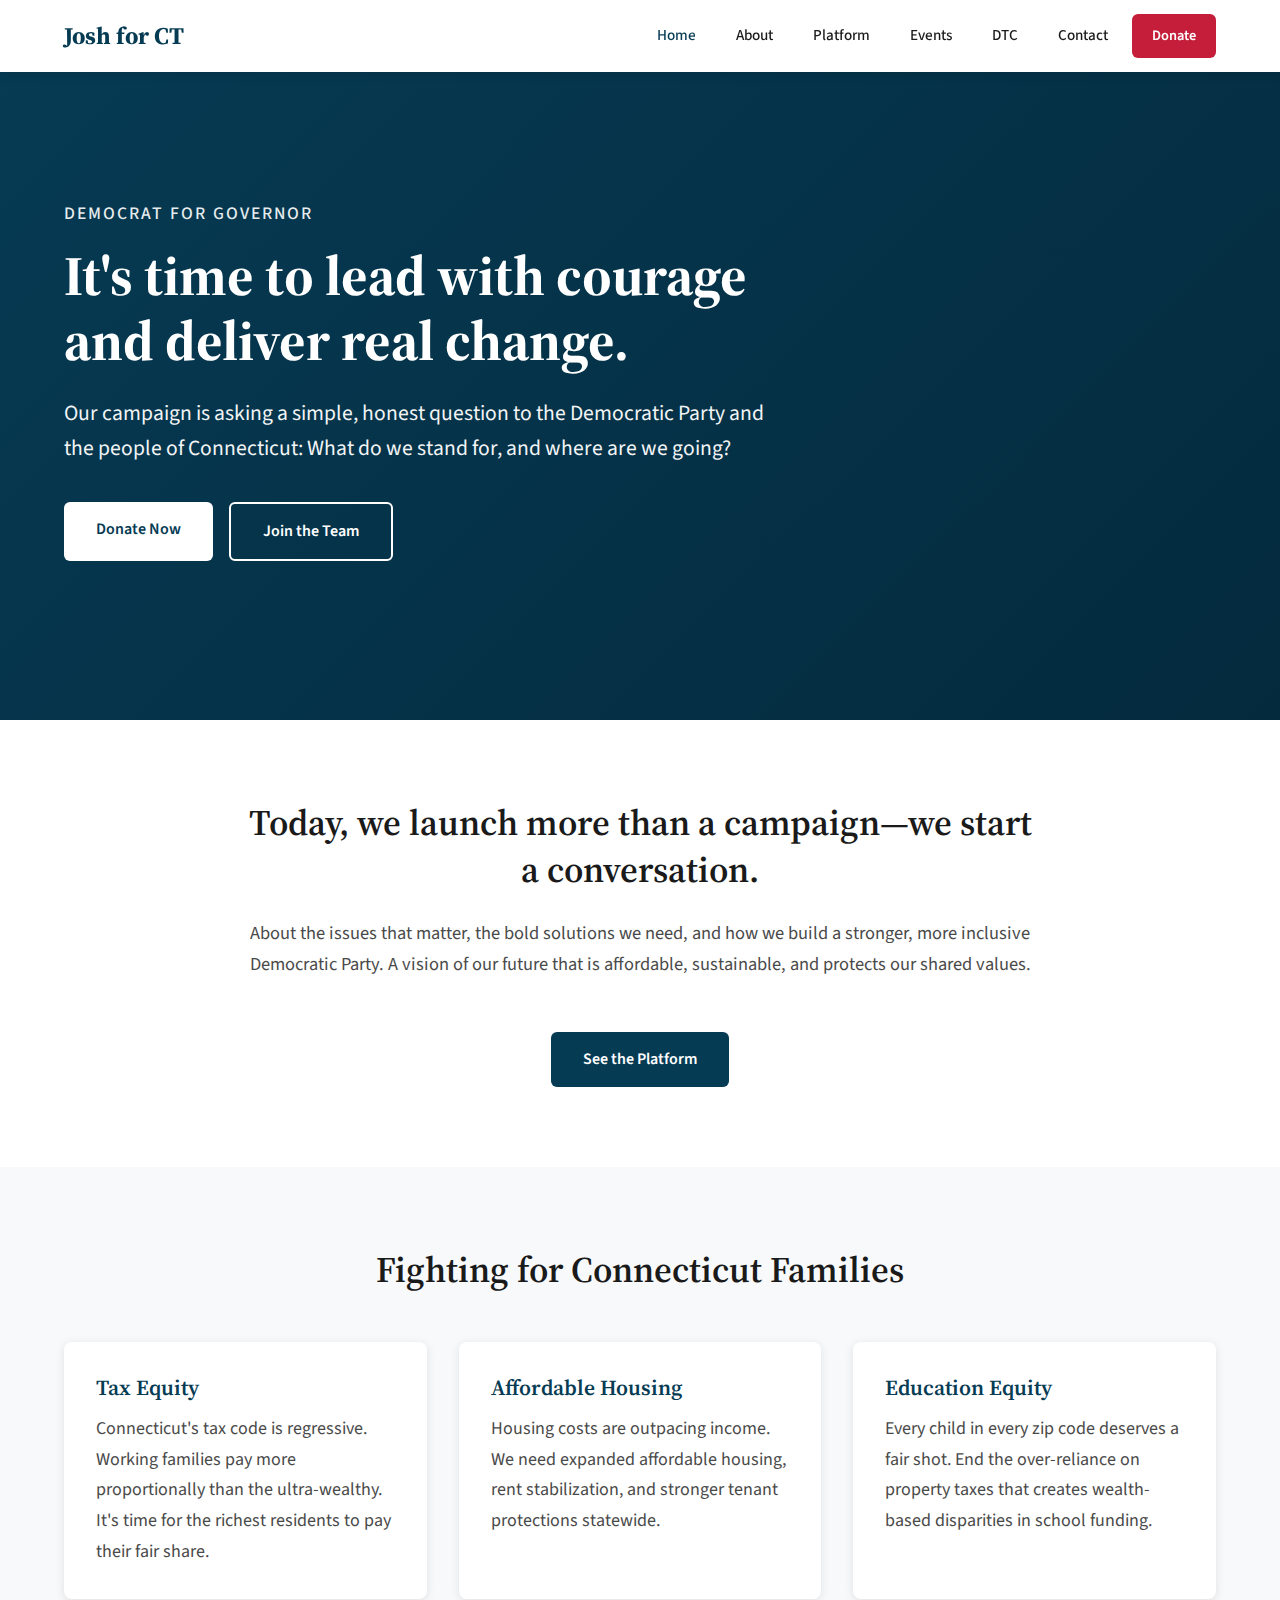
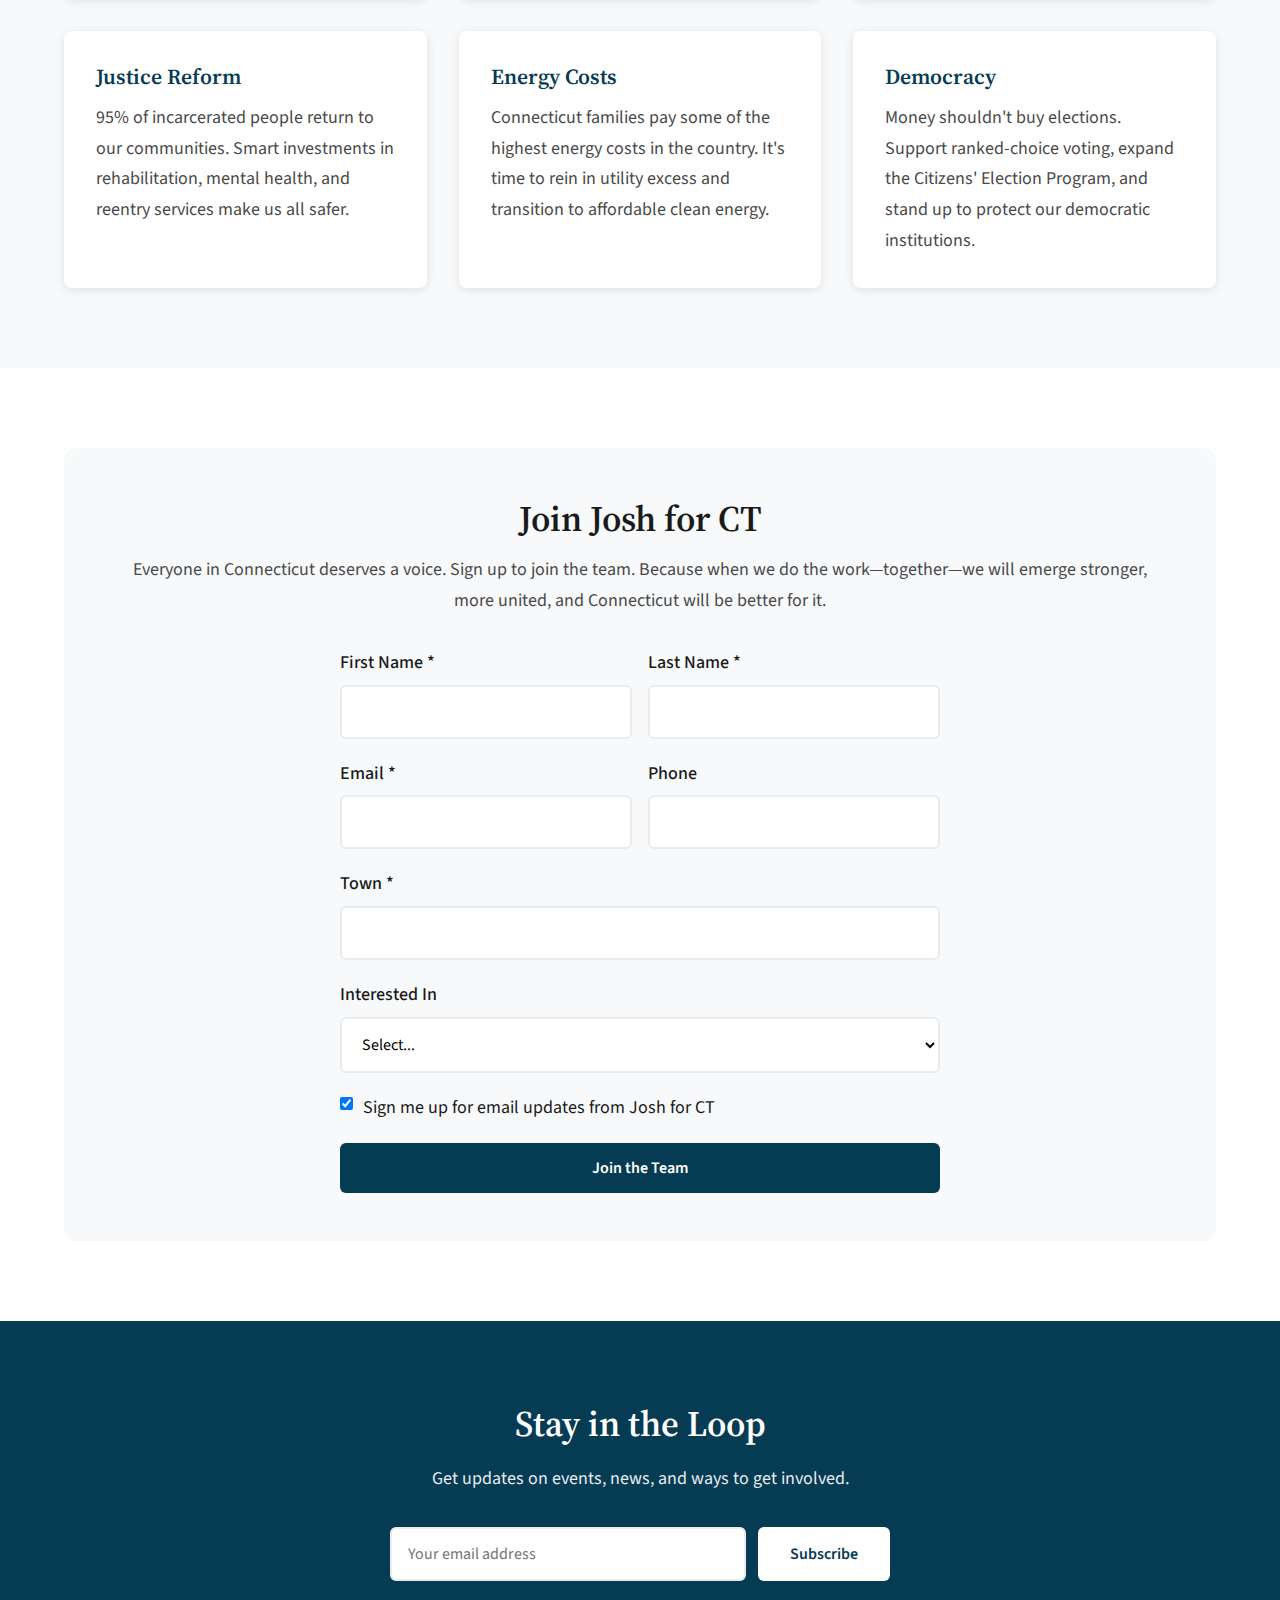
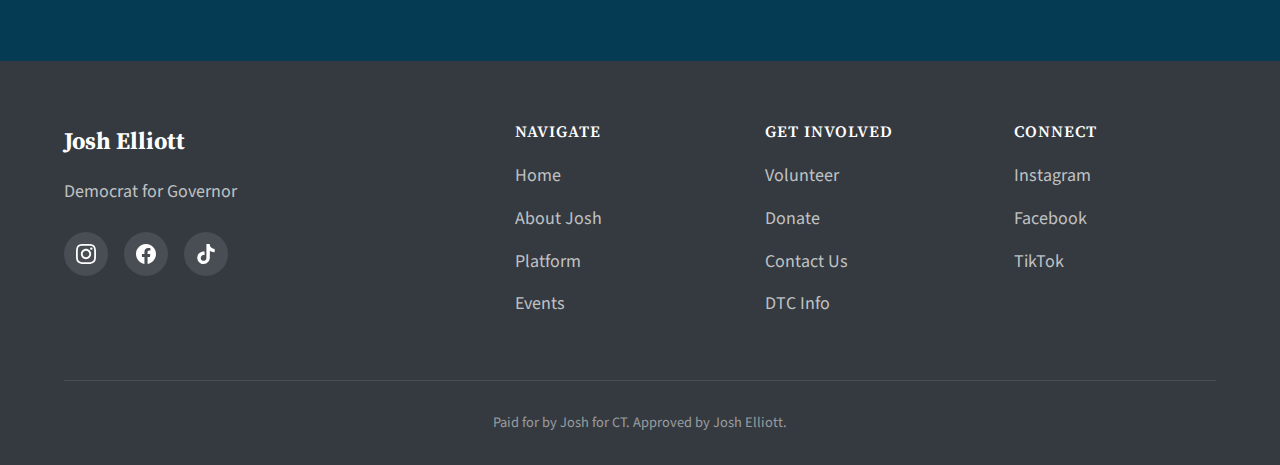
<file: index.html>
<!DOCTYPE html>
<html lang="en">
<head>
  <meta charset="UTF-8">
  <meta name="viewport" content="width=device-width, initial-scale=1.0">
  <meta name="description" content="Josh Elliott for Governor of Connecticut. Fighting for tax fairness, affordable housing, and a government that works for working families.">
  <title>Josh Elliott for Governor | Josh for CT</title>
  
  <!-- Fonts -->
  <link rel="preconnect" href="https://fonts.googleapis.com">
  <link rel="preconnect" href="https://fonts.gstatic.com" crossorigin>
  <link href="https://fonts.googleapis.com/css2?family=Source+Sans+3:wght@400;500;600;700&family=Source+Serif+4:wght@400;600;700&display=swap" rel="stylesheet">
  
  <!-- Styles -->
  <link rel="stylesheet" href="css/style.css">
  
  <!-- Favicon (update with your actual favicon) -->
  <link rel="icon" type="image/png" href="images/favicon.png">
</head>
<body>

  <!-- Header -->
  <header class="header">
    <div class="container header__inner">
      <a href="index.html" class="header__logo">Josh for CT</a>
      
      <nav class="nav" id="nav">
        <a href="index.html" class="nav__link nav__link--active">Home</a>
        <a href="about.html" class="nav__link">About</a>
        <a href="platform.html" class="nav__link">Platform</a>
        <a href="events.html" class="nav__link">Events</a>
        <a href="dtc.html" class="nav__link">DTC</a>
        <a href="contact.html" class="nav__link">Contact</a>
        <a href="https://secure.anedot.com/josh-for-ct/donate" class="btn btn--accent btn--sm">Donate</a>
      </nav>
      
      <button class="nav-toggle" id="nav-toggle" aria-label="Toggle navigation">
        <span class="nav-toggle__bar"></span>
        <span class="nav-toggle__bar"></span>
        <span class="nav-toggle__bar"></span>
      </button>
    </div>
  </header>

  <!-- Hero Section -->
  <section class="hero">
    <div class="container">
      <div class="hero__content">
        <p class="hero__tagline">Democrat for Governor</p>
        <h1 class="hero__title">It's time to lead with courage and deliver real change.</h1>
        <p class="hero__subtitle">Our campaign is asking a simple, honest question to the Democratic Party and the people of Connecticut: What do we stand for, and where are we going?</p>
        <div class="hero__buttons">
          <a href="https://secure.anedot.com/josh-for-ct/donate" class="btn btn--white">Donate Now</a>
          <a href="#join" class="btn btn--outline" style="border-color: white; color: white;">Join the Team</a>
        </div>
      </div>
    </div>
  </section>

  <!-- Intro Section -->
  <section class="section">
    <div class="container">
      <div class="text-center" style="max-width: 800px; margin: 0 auto;">
        <h2 class="mb-3">Today, we launch more than a campaign—we start a conversation.</h2>
        <p style="font-size: 1.15rem; color: var(--text-light);">About the issues that matter, the bold solutions we need, and how we build a stronger, more inclusive Democratic Party. A vision of our future that is affordable, sustainable, and protects our shared values.</p>
        <a href="platform.html" class="btn btn--primary mt-4">See the Platform</a>
      </div>
    </div>
  </section>

  <!-- Key Issues -->
  <section class="section section--alt">
    <div class="container">
      <h2 class="text-center mb-5">Fighting for Connecticut Families</h2>
      <div class="card-grid">
        <div class="card">
          <h3 class="card__title">Tax Equity</h3>
          <p class="card__text">Connecticut's tax code is regressive. Working families pay more proportionally than the ultra-wealthy. It's time for the richest residents to pay their fair share.</p>
        </div>
        <div class="card">
          <h3 class="card__title">Affordable Housing</h3>
          <p class="card__text">Housing costs are outpacing income. We need expanded affordable housing, rent stabilization, and stronger tenant protections statewide.</p>
        </div>
        <div class="card">
          <h3 class="card__title">Education Equity</h3>
          <p class="card__text">Every child in every zip code deserves a fair shot. End the over-reliance on property taxes that creates wealth-based disparities in school funding.</p>
        </div>
        <div class="card">
          <h3 class="card__title">Justice Reform</h3>
          <p class="card__text">95% of incarcerated people return to our communities. Smart investments in rehabilitation, mental health, and reentry services make us all safer.</p>
        </div>
        <div class="card">
          <h3 class="card__title">Energy Costs</h3>
          <p class="card__text">Connecticut families pay some of the highest energy costs in the country. It's time to rein in utility excess and transition to affordable clean energy.</p>
        </div>
        <div class="card">
          <h3 class="card__title">Democracy</h3>
          <p class="card__text">Money shouldn't buy elections. Support ranked-choice voting, expand the Citizens' Election Program, and stand up to protect our democratic institutions.</p>
        </div>
      </div>
    </div>
  </section>

  <!-- Join Section -->
  <section class="section" id="join">
    <div class="container">
      <div class="signup-box">
        <h2 class="signup-box__title">Join Josh for CT</h2>
        <p class="signup-box__text">Everyone in Connecticut deserves a voice. Sign up to join the team. Because when we do the work—together—we will emerge stronger, more united, and Connecticut will be better for it.</p>
        
        <form class="form form--centered" action="https://formspree.io/f/YOUR_FORM_ID" method="POST">
          <div class="form__row">
            <div class="form__group">
              <label class="form__label" for="firstName">First Name *</label>
              <input type="text" id="firstName" name="firstName" class="form__input" required>
            </div>
            <div class="form__group">
              <label class="form__label" for="lastName">Last Name *</label>
              <input type="text" id="lastName" name="lastName" class="form__input" required>
            </div>
          </div>
          <div class="form__row">
            <div class="form__group">
              <label class="form__label" for="email">Email *</label>
              <input type="email" id="email" name="email" class="form__input" required>
            </div>
            <div class="form__group">
              <label class="form__label" for="phone">Phone</label>
              <input type="tel" id="phone" name="phone" class="form__input">
            </div>
          </div>
          <div class="form__group">
            <label class="form__label" for="town">Town *</label>
            <input type="text" id="town" name="town" class="form__input" required>
          </div>
          <div class="form__group">
            <label class="form__label" for="interests">Interested In</label>
            <select id="interests" name="interests" class="form__select">
              <option value="">Select...</option>
              <option value="volunteering">Volunteering</option>
              <option value="events">Attending Events</option>
              <option value="hosting">Hosting an Event</option>
              <option value="updates">Email Updates Only</option>
            </select>
          </div>
          <div class="form__group">
            <div class="form__checkbox-group">
              <input type="checkbox" id="emailUpdates" name="emailUpdates" class="form__checkbox" checked>
              <label for="emailUpdates">Sign me up for email updates from Josh for CT</label>
            </div>
          </div>
          <button type="submit" class="btn btn--primary" style="width: 100%;">Join the Team</button>
        </form>
      </div>
    </div>
  </section>

  <!-- Email Signup Banner -->
  <section class="section section--dark">
    <div class="container text-center">
      <h2 class="mb-2">Stay in the Loop</h2>
      <p class="mb-4" style="opacity: 0.9;">Get updates on events, news, and ways to get involved.</p>
      <form class="form form--centered" action="https://formspree.io/f/YOUR_FORM_ID" method="POST" style="display: flex; gap: 12px; justify-content: center; flex-wrap: wrap; max-width: 500px;">
        <input type="email" name="email" placeholder="Your email address" class="form__input" style="flex: 1; min-width: 250px;" required>
        <button type="submit" class="btn btn--white">Subscribe</button>
      </form>
    </div>
  </section>

  <!-- Footer -->
  <footer class="footer">
    <div class="container">
      <div class="footer__grid">
        <div>
          <div class="footer__brand">Josh Elliott</div>
          <p class="footer__tagline">Democrat for Governor</p>
          <div class="footer__social">
            <a href="https://www.instagram.com/joshforct/" aria-label="Instagram">
              <svg width="20" height="20" fill="currentColor" viewBox="0 0 24 24"><path d="M12 2.163c3.204 0 3.584.012 4.85.07 3.252.148 4.771 1.691 4.919 4.919.058 1.265.069 1.645.069 4.849 0 3.205-.012 3.584-.069 4.849-.149 3.225-1.664 4.771-4.919 4.919-1.266.058-1.644.07-4.85.07-3.204 0-3.584-.012-4.849-.07-3.26-.149-4.771-1.699-4.919-4.92-.058-1.265-.07-1.644-.07-4.849 0-3.204.013-3.583.07-4.849.149-3.227 1.664-4.771 4.919-4.919 1.266-.057 1.645-.069 4.849-.069zm0-2.163c-3.259 0-3.667.014-4.947.072-4.358.2-6.78 2.618-6.98 6.98-.059 1.281-.073 1.689-.073 4.948 0 3.259.014 3.668.072 4.948.2 4.358 2.618 6.78 6.98 6.98 1.281.058 1.689.072 4.948.072 3.259 0 3.668-.014 4.948-.072 4.354-.2 6.782-2.618 6.979-6.98.059-1.28.073-1.689.073-4.948 0-3.259-.014-3.667-.072-4.947-.196-4.354-2.617-6.78-6.979-6.98-1.281-.059-1.69-.073-4.949-.073zm0 5.838c-3.403 0-6.162 2.759-6.162 6.162s2.759 6.163 6.162 6.163 6.162-2.759 6.162-6.163c0-3.403-2.759-6.162-6.162-6.162zm0 10.162c-2.209 0-4-1.79-4-4 0-2.209 1.791-4 4-4s4 1.791 4 4c0 2.21-1.791 4-4 4zm6.406-11.845c-.796 0-1.441.645-1.441 1.44s.645 1.44 1.441 1.44c.795 0 1.439-.645 1.439-1.44s-.644-1.44-1.439-1.44z"/></svg>
            </a>
            <a href="https://www.facebook.com/Josh4ct" aria-label="Facebook">
              <svg width="20" height="20" fill="currentColor" viewBox="0 0 24 24"><path d="M24 12.073c0-6.627-5.373-12-12-12s-12 5.373-12 12c0 5.99 4.388 10.954 10.125 11.854v-8.385H7.078v-3.47h3.047V9.43c0-3.007 1.792-4.669 4.533-4.669 1.312 0 2.686.235 2.686.235v2.953H15.83c-1.491 0-1.956.925-1.956 1.874v2.25h3.328l-.532 3.47h-2.796v8.385C19.612 23.027 24 18.062 24 12.073z"/></svg>
            </a>
            <a href="https://www.tiktok.com/@Joshuaelliott829" aria-label="TikTok">
              <svg width="20" height="20" fill="currentColor" viewBox="0 0 24 24"><path d="M12.525.02c1.31-.02 2.61-.01 3.91-.02.08 1.53.63 3.09 1.75 4.17 1.12 1.11 2.7 1.62 4.24 1.79v4.03c-1.44-.05-2.89-.35-4.2-.97-.57-.26-1.1-.59-1.62-.93-.01 2.92.01 5.84-.02 8.75-.08 1.4-.54 2.79-1.35 3.94-1.31 1.92-3.58 3.17-5.91 3.21-1.43.08-2.86-.31-4.08-1.03-2.02-1.19-3.44-3.37-3.65-5.71-.02-.5-.03-1-.01-1.49.18-1.9 1.12-3.72 2.58-4.96 1.66-1.44 3.98-2.13 6.15-1.72.02 1.48-.04 2.96-.04 4.44-.99-.32-2.15-.23-3.02.37-.63.41-1.11 1.04-1.36 1.75-.21.51-.15 1.07-.14 1.61.24 1.64 1.82 3.02 3.5 2.87 1.12-.01 2.19-.66 2.77-1.61.19-.33.4-.67.41-1.06.1-1.79.06-3.57.07-5.36.01-4.03-.01-8.05.02-12.07z"/></svg>
            </a>
          </div>
        </div>
        <div>
          <h4 class="footer__title">Navigate</h4>
          <ul class="footer__links">
            <li><a href="index.html">Home</a></li>
            <li><a href="about.html">About Josh</a></li>
            <li><a href="platform.html">Platform</a></li>
            <li><a href="events.html">Events</a></li>
          </ul>
        </div>
        <div>
          <h4 class="footer__title">Get Involved</h4>
          <ul class="footer__links">
            <li><a href="#join">Volunteer</a></li>
            <li><a href="https://secure.anedot.com/josh-for-ct/donate">Donate</a></li>
            <li><a href="contact.html">Contact Us</a></li>
            <li><a href="dtc.html">DTC Info</a></li>
          </ul>
        </div>
        <div>
          <h4 class="footer__title">Connect</h4>
          <ul class="footer__links">
            <li><a href="https://www.instagram.com/joshforct/">Instagram</a></li>
            <li><a href="https://www.facebook.com/Josh4ct">Facebook</a></li>
            <li><a href="https://www.tiktok.com/@Joshuaelliott829">TikTok</a></li>
          </ul>
        </div>
      </div>
      <div class="footer__bottom">
        <p>Paid for by Josh for CT. Approved by Josh Elliott.</p>
      </div>
    </div>
  </footer>

  <!-- Mobile Nav Script -->
  <script>
    const navToggle = document.getElementById('nav-toggle');
    const nav = document.getElementById('nav');
    
    navToggle.addEventListener('click', () => {
      nav.classList.toggle('active');
    });
    
    // Close nav when clicking a link (mobile)
    document.querySelectorAll('.nav__link').forEach(link => {
      link.addEventListener('click', () => {
        nav.classList.remove('active');
      });
    });
  </script>

</body>
</html>
</file>
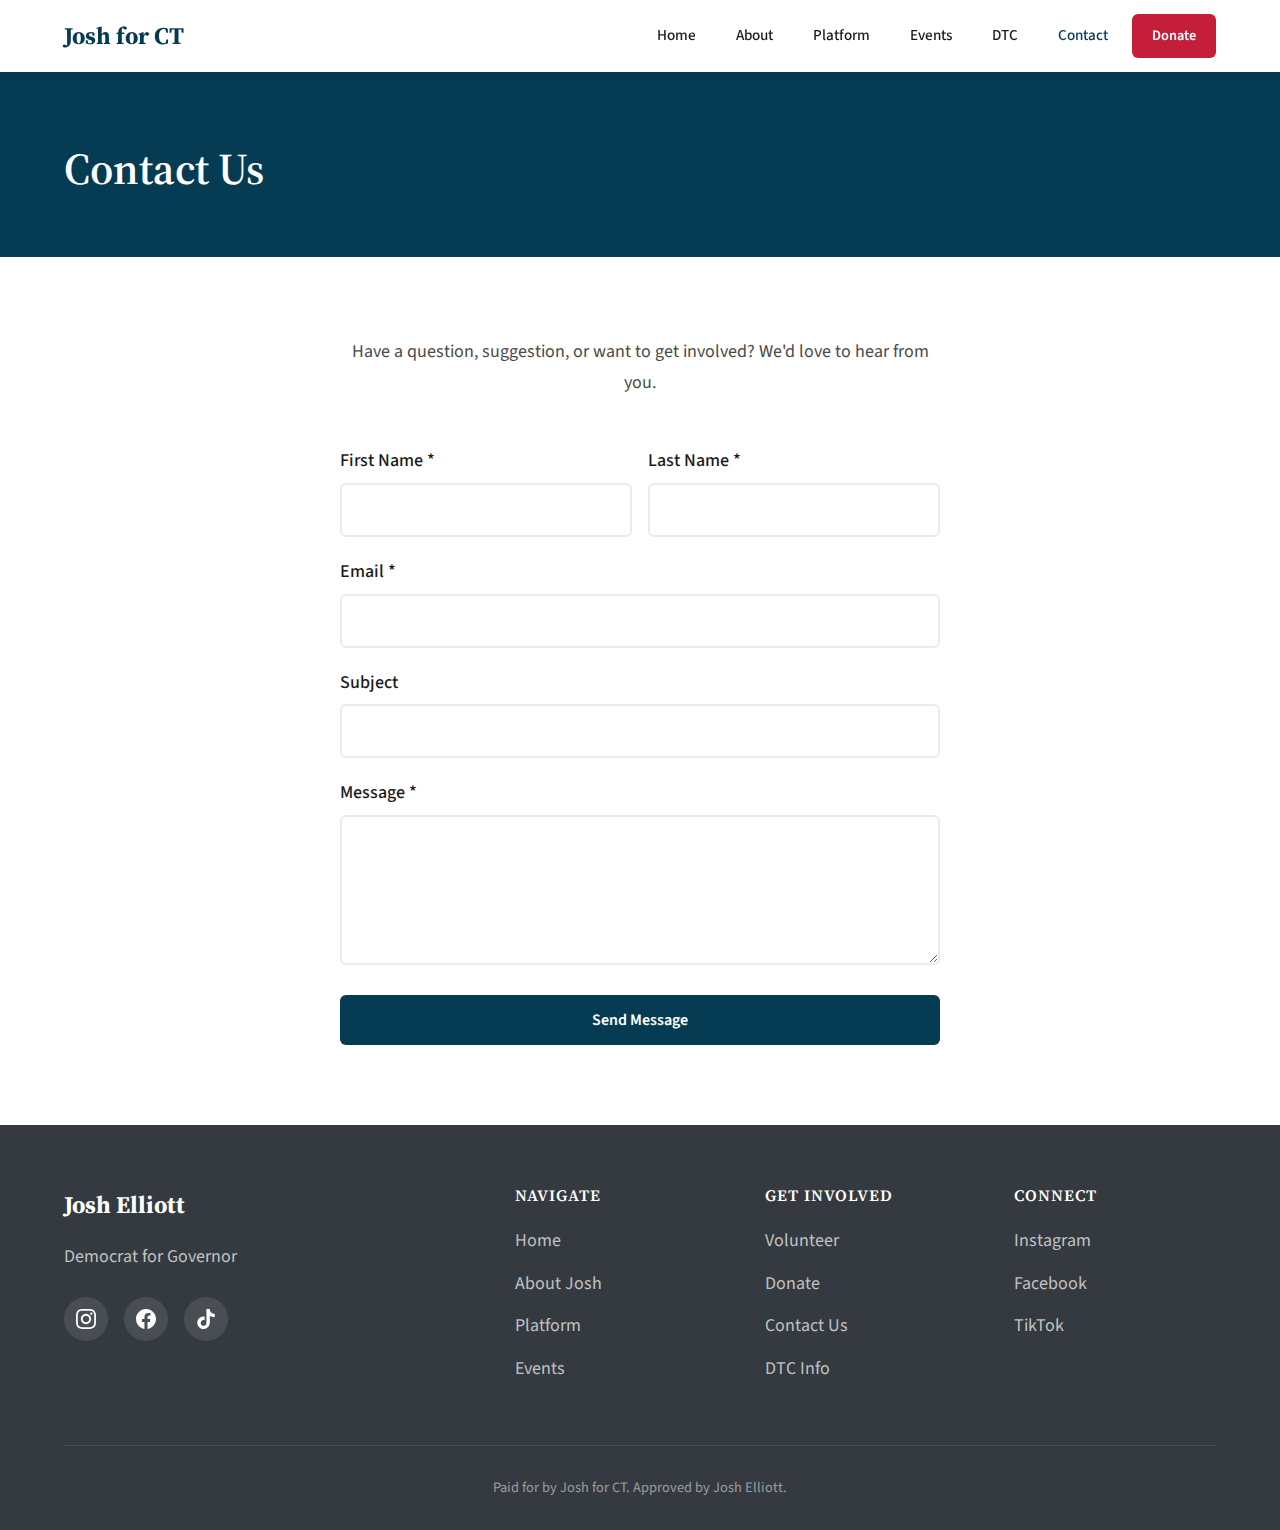
<file: contact.html>
<!DOCTYPE html>
<html lang="en">
<head>
  <meta charset="UTF-8">
  <meta name="viewport" content="width=device-width, initial-scale=1.0">
  <meta name="description" content="Contact Josh Elliott's campaign for Governor of Connecticut.">
  <title>Contact | Josh for CT</title>
  
  <!-- Fonts -->
  <link rel="preconnect" href="https://fonts.googleapis.com">
  <link rel="preconnect" href="https://fonts.gstatic.com" crossorigin>
  <link href="https://fonts.googleapis.com/css2?family=Source+Sans+3:wght@400;500;600;700&family=Source+Serif+4:wght@400;600;700&display=swap" rel="stylesheet">
  
  <!-- Styles -->
  <link rel="stylesheet" href="css/style.css">
  
  <!-- Favicon -->
  <link rel="icon" type="image/png" href="images/favicon.png">
</head>
<body>

  <!-- Header -->
  <header class="header">
    <div class="container header__inner">
      <a href="index.html" class="header__logo">Josh for CT</a>
      
      <nav class="nav" id="nav">
        <a href="index.html" class="nav__link">Home</a>
        <a href="about.html" class="nav__link">About</a>
        <a href="platform.html" class="nav__link">Platform</a>
        <a href="events.html" class="nav__link">Events</a>
        <a href="dtc.html" class="nav__link">DTC</a>
        <a href="contact.html" class="nav__link nav__link--active">Contact</a>
        <a href="https://secure.anedot.com/josh-for-ct/donate" class="btn btn--accent btn--sm">Donate</a>
      </nav>
      
      <button class="nav-toggle" id="nav-toggle" aria-label="Toggle navigation">
        <span class="nav-toggle__bar"></span>
        <span class="nav-toggle__bar"></span>
        <span class="nav-toggle__bar"></span>
      </button>
    </div>
  </header>

  <!-- Page Hero -->
  <section class="page-hero">
    <div class="container">
      <h1 class="page-hero__title">Contact Us</h1>
    </div>
  </section>

  <!-- Contact Form -->
  <section class="section">
    <div class="container">
      <div style="max-width: 600px; margin: 0 auto;">
        <p class="text-center mb-5" style="color: var(--text-light);">Have a question, suggestion, or want to get involved? We'd love to hear from you.</p>
        
        <form class="form" action="https://formspree.io/f/YOUR_FORM_ID" method="POST">
          <div class="form__row">
            <div class="form__group">
              <label class="form__label" for="firstName">First Name *</label>
              <input type="text" id="firstName" name="firstName" class="form__input" required>
            </div>
            <div class="form__group">
              <label class="form__label" for="lastName">Last Name *</label>
              <input type="text" id="lastName" name="lastName" class="form__input" required>
            </div>
          </div>
          <div class="form__group">
            <label class="form__label" for="email">Email *</label>
            <input type="email" id="email" name="email" class="form__input" required>
          </div>
          <div class="form__group">
            <label class="form__label" for="subject">Subject</label>
            <input type="text" id="subject" name="subject" class="form__input">
          </div>
          <div class="form__group">
            <label class="form__label" for="message">Message *</label>
            <textarea id="message" name="message" class="form__textarea" required></textarea>
          </div>
          <button type="submit" class="btn btn--primary" style="width: 100%;">Send Message</button>
        </form>
      </div>
    </div>
  </section>

  <!-- Footer -->
  <footer class="footer">
    <div class="container">
      <div class="footer__grid">
        <div>
          <div class="footer__brand">Josh Elliott</div>
          <p class="footer__tagline">Democrat for Governor</p>
          <div class="footer__social">
            <a href="https://www.instagram.com/joshforct/" aria-label="Instagram">
              <svg width="20" height="20" fill="currentColor" viewBox="0 0 24 24"><path d="M12 2.163c3.204 0 3.584.012 4.85.07 3.252.148 4.771 1.691 4.919 4.919.058 1.265.069 1.645.069 4.849 0 3.205-.012 3.584-.069 4.849-.149 3.225-1.664 4.771-4.919 4.919-1.266.058-1.644.07-4.85.07-3.204 0-3.584-.012-4.849-.07-3.26-.149-4.771-1.699-4.919-4.92-.058-1.265-.07-1.644-.07-4.849 0-3.204.013-3.583.07-4.849.149-3.227 1.664-4.771 4.919-4.919 1.266-.057 1.645-.069 4.849-.069zm0-2.163c-3.259 0-3.667.014-4.947.072-4.358.2-6.78 2.618-6.98 6.98-.059 1.281-.073 1.689-.073 4.948 0 3.259.014 3.668.072 4.948.2 4.358 2.618 6.78 6.98 6.98 1.281.058 1.689.072 4.948.072 3.259 0 3.668-.014 4.948-.072 4.354-.2 6.782-2.618 6.979-6.98.059-1.28.073-1.689.073-4.948 0-3.259-.014-3.667-.072-4.947-.196-4.354-2.617-6.78-6.979-6.98-1.281-.059-1.69-.073-4.949-.073zm0 5.838c-3.403 0-6.162 2.759-6.162 6.162s2.759 6.163 6.162 6.163 6.162-2.759 6.162-6.163c0-3.403-2.759-6.162-6.162-6.162zm0 10.162c-2.209 0-4-1.79-4-4 0-2.209 1.791-4 4-4s4 1.791 4 4c0 2.21-1.791 4-4 4zm6.406-11.845c-.796 0-1.441.645-1.441 1.44s.645 1.44 1.441 1.44c.795 0 1.439-.645 1.439-1.44s-.644-1.44-1.439-1.44z"/></svg>
            </a>
            <a href="https://www.facebook.com/Josh4ct" aria-label="Facebook">
              <svg width="20" height="20" fill="currentColor" viewBox="0 0 24 24"><path d="M24 12.073c0-6.627-5.373-12-12-12s-12 5.373-12 12c0 5.99 4.388 10.954 10.125 11.854v-8.385H7.078v-3.47h3.047V9.43c0-3.007 1.792-4.669 4.533-4.669 1.312 0 2.686.235 2.686.235v2.953H15.83c-1.491 0-1.956.925-1.956 1.874v2.25h3.328l-.532 3.47h-2.796v8.385C19.612 23.027 24 18.062 24 12.073z"/></svg>
            </a>
            <a href="https://www.tiktok.com/@Joshuaelliott829" aria-label="TikTok">
              <svg width="20" height="20" fill="currentColor" viewBox="0 0 24 24"><path d="M12.525.02c1.31-.02 2.61-.01 3.91-.02.08 1.53.63 3.09 1.75 4.17 1.12 1.11 2.7 1.62 4.24 1.79v4.03c-1.44-.05-2.89-.35-4.2-.97-.57-.26-1.1-.59-1.62-.93-.01 2.92.01 5.84-.02 8.75-.08 1.4-.54 2.79-1.35 3.94-1.31 1.92-3.58 3.17-5.91 3.21-1.43.08-2.86-.31-4.08-1.03-2.02-1.19-3.44-3.37-3.65-5.71-.02-.5-.03-1-.01-1.49.18-1.9 1.12-3.72 2.58-4.96 1.66-1.44 3.98-2.13 6.15-1.72.02 1.48-.04 2.96-.04 4.44-.99-.32-2.15-.23-3.02.37-.63.41-1.11 1.04-1.36 1.75-.21.51-.15 1.07-.14 1.61.24 1.64 1.82 3.02 3.5 2.87 1.12-.01 2.19-.66 2.77-1.61.19-.33.4-.67.41-1.06.1-1.79.06-3.57.07-5.36.01-4.03-.01-8.05.02-12.07z"/></svg>
            </a>
          </div>
        </div>
        <div>
          <h4 class="footer__title">Navigate</h4>
          <ul class="footer__links">
            <li><a href="index.html">Home</a></li>
            <li><a href="about.html">About Josh</a></li>
            <li><a href="platform.html">Platform</a></li>
            <li><a href="events.html">Events</a></li>
          </ul>
        </div>
        <div>
          <h4 class="footer__title">Get Involved</h4>
          <ul class="footer__links">
            <li><a href="index.html#join">Volunteer</a></li>
            <li><a href="https://secure.anedot.com/josh-for-ct/donate">Donate</a></li>
            <li><a href="contact.html">Contact Us</a></li>
            <li><a href="dtc.html">DTC Info</a></li>
          </ul>
        </div>
        <div>
          <h4 class="footer__title">Connect</h4>
          <ul class="footer__links">
            <li><a href="https://www.instagram.com/joshforct/">Instagram</a></li>
            <li><a href="https://www.facebook.com/Josh4ct">Facebook</a></li>
            <li><a href="https://www.tiktok.com/@Joshuaelliott829">TikTok</a></li>
          </ul>
        </div>
      </div>
      <div class="footer__bottom">
        <p>Paid for by Josh for CT. Approved by Josh Elliott.</p>
      </div>
    </div>
  </footer>

  <!-- Mobile Nav Script -->
  <script>
    const navToggle = document.getElementById('nav-toggle');
    const nav = document.getElementById('nav');
    
    navToggle.addEventListener('click', () => {
      nav.classList.toggle('active');
    });
    
    document.querySelectorAll('.nav__link').forEach(link => {
      link.addEventListener('click', () => {
        nav.classList.remove('active');
      });
    });
  </script>

</body>
</html>
</file>
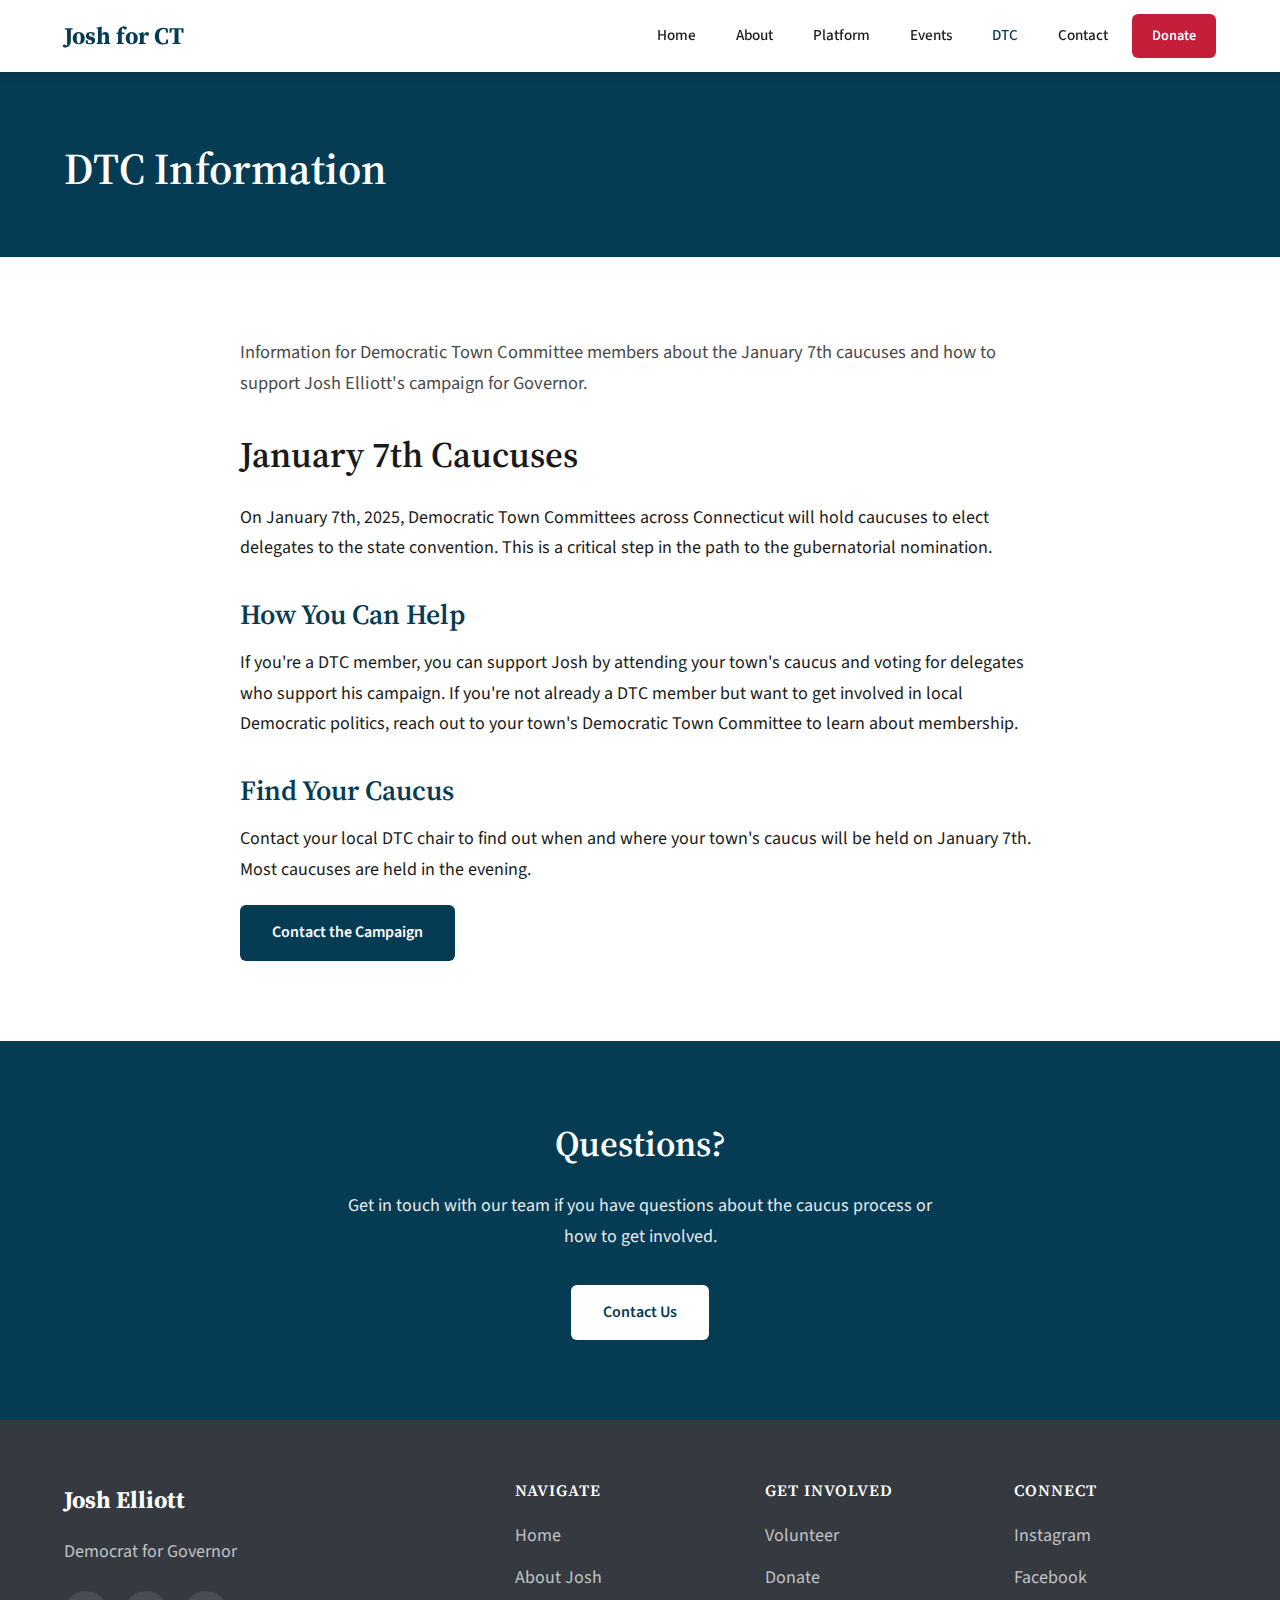
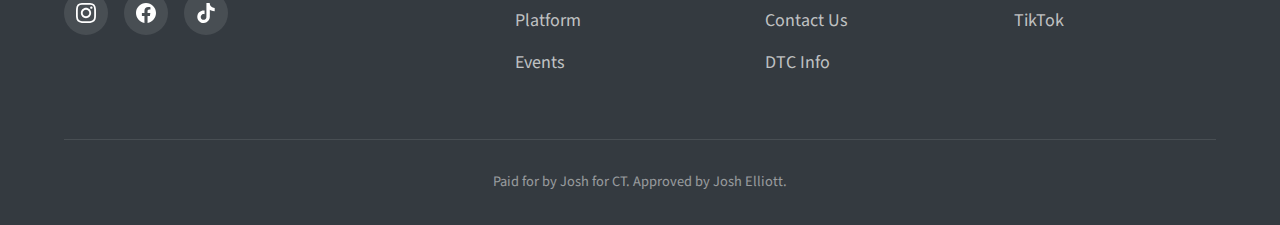
<file: dtc.html>
<!DOCTYPE html>
<html lang="en">
<head>
  <meta charset="UTF-8">
  <meta name="viewport" content="width=device-width, initial-scale=1.0">
  <meta name="description" content="Information for Democratic Town Committee members about Josh Elliott's campaign for Governor.">
  <title>DTC Information | Josh for CT</title>
  
  <!-- Fonts -->
  <link rel="preconnect" href="https://fonts.googleapis.com">
  <link rel="preconnect" href="https://fonts.gstatic.com" crossorigin>
  <link href="https://fonts.googleapis.com/css2?family=Source+Sans+3:wght@400;500;600;700&family=Source+Serif+4:wght@400;600;700&display=swap" rel="stylesheet">
  
  <!-- Styles -->
  <link rel="stylesheet" href="css/style.css">
  
  <!-- Favicon -->
  <link rel="icon" type="image/png" href="images/favicon.png">
</head>
<body>

  <!-- Header -->
  <header class="header">
    <div class="container header__inner">
      <a href="index.html" class="header__logo">Josh for CT</a>
      
      <nav class="nav" id="nav">
        <a href="index.html" class="nav__link">Home</a>
        <a href="about.html" class="nav__link">About</a>
        <a href="platform.html" class="nav__link">Platform</a>
        <a href="events.html" class="nav__link">Events</a>
        <a href="dtc.html" class="nav__link nav__link--active">DTC</a>
        <a href="contact.html" class="nav__link">Contact</a>
        <a href="https://secure.anedot.com/josh-for-ct/donate" class="btn btn--accent btn--sm">Donate</a>
      </nav>
      
      <button class="nav-toggle" id="nav-toggle" aria-label="Toggle navigation">
        <span class="nav-toggle__bar"></span>
        <span class="nav-toggle__bar"></span>
        <span class="nav-toggle__bar"></span>
      </button>
    </div>
  </header>

  <!-- Page Hero -->
  <section class="page-hero">
    <div class="container">
      <h1 class="page-hero__title">DTC Information</h1>
    </div>
  </section>

  <!-- DTC Content -->
  <section class="section">
    <div class="container">
      <div style="max-width: 800px; margin: 0 auto;">
        <p style="font-size: 1.15rem; color: var(--text-light); margin-bottom: 32px;">Information for Democratic Town Committee members about the January 7th caucuses and how to support Josh Elliott's campaign for Governor.</p>
        
        <h2 class="mb-3">January 7th Caucuses</h2>
        <p>On January 7th, 2025, Democratic Town Committees across Connecticut will hold caucuses to elect delegates to the state convention. This is a critical step in the path to the gubernatorial nomination.</p>
        
        <h3 class="mt-4 mb-2" style="color: var(--primary);">How You Can Help</h3>
        <p>If you're a DTC member, you can support Josh by attending your town's caucus and voting for delegates who support his campaign. If you're not already a DTC member but want to get involved in local Democratic politics, reach out to your town's Democratic Town Committee to learn about membership.</p>
        
        <h3 class="mt-4 mb-2" style="color: var(--primary);">Find Your Caucus</h3>
        <p>Contact your local DTC chair to find out when and where your town's caucus will be held on January 7th. Most caucuses are held in the evening.</p>
        
        <div class="mt-5">
          <a href="contact.html" class="btn btn--primary">Contact the Campaign</a>
        </div>
      </div>
    </div>
  </section>

  <!-- CTA Section -->
  <section class="section section--dark">
    <div class="container text-center">
      <h2 class="mb-3">Questions?</h2>
      <p class="mb-4" style="max-width: 600px; margin-left: auto; margin-right: auto; opacity: 0.9;">Get in touch with our team if you have questions about the caucus process or how to get involved.</p>
      <a href="contact.html" class="btn btn--white">Contact Us</a>
    </div>
  </section>

  <!-- Footer -->
  <footer class="footer">
    <div class="container">
      <div class="footer__grid">
        <div>
          <div class="footer__brand">Josh Elliott</div>
          <p class="footer__tagline">Democrat for Governor</p>
          <div class="footer__social">
            <a href="https://www.instagram.com/joshforct/" aria-label="Instagram">
              <svg width="20" height="20" fill="currentColor" viewBox="0 0 24 24"><path d="M12 2.163c3.204 0 3.584.012 4.85.07 3.252.148 4.771 1.691 4.919 4.919.058 1.265.069 1.645.069 4.849 0 3.205-.012 3.584-.069 4.849-.149 3.225-1.664 4.771-4.919 4.919-1.266.058-1.644.07-4.85.07-3.204 0-3.584-.012-4.849-.07-3.26-.149-4.771-1.699-4.919-4.92-.058-1.265-.07-1.644-.07-4.849 0-3.204.013-3.583.07-4.849.149-3.227 1.664-4.771 4.919-4.919 1.266-.057 1.645-.069 4.849-.069zm0-2.163c-3.259 0-3.667.014-4.947.072-4.358.2-6.78 2.618-6.98 6.98-.059 1.281-.073 1.689-.073 4.948 0 3.259.014 3.668.072 4.948.2 4.358 2.618 6.78 6.98 6.98 1.281.058 1.689.072 4.948.072 3.259 0 3.668-.014 4.948-.072 4.354-.2 6.782-2.618 6.979-6.98.059-1.28.073-1.689.073-4.948 0-3.259-.014-3.667-.072-4.947-.196-4.354-2.617-6.78-6.979-6.98-1.281-.059-1.69-.073-4.949-.073zm0 5.838c-3.403 0-6.162 2.759-6.162 6.162s2.759 6.163 6.162 6.163 6.162-2.759 6.162-6.163c0-3.403-2.759-6.162-6.162-6.162zm0 10.162c-2.209 0-4-1.79-4-4 0-2.209 1.791-4 4-4s4 1.791 4 4c0 2.21-1.791 4-4 4zm6.406-11.845c-.796 0-1.441.645-1.441 1.44s.645 1.44 1.441 1.44c.795 0 1.439-.645 1.439-1.44s-.644-1.44-1.439-1.44z"/></svg>
            </a>
            <a href="https://www.facebook.com/Josh4ct" aria-label="Facebook">
              <svg width="20" height="20" fill="currentColor" viewBox="0 0 24 24"><path d="M24 12.073c0-6.627-5.373-12-12-12s-12 5.373-12 12c0 5.99 4.388 10.954 10.125 11.854v-8.385H7.078v-3.47h3.047V9.43c0-3.007 1.792-4.669 4.533-4.669 1.312 0 2.686.235 2.686.235v2.953H15.83c-1.491 0-1.956.925-1.956 1.874v2.25h3.328l-.532 3.47h-2.796v8.385C19.612 23.027 24 18.062 24 12.073z"/></svg>
            </a>
            <a href="https://www.tiktok.com/@Joshuaelliott829" aria-label="TikTok">
              <svg width="20" height="20" fill="currentColor" viewBox="0 0 24 24"><path d="M12.525.02c1.31-.02 2.61-.01 3.91-.02.08 1.53.63 3.09 1.75 4.17 1.12 1.11 2.7 1.62 4.24 1.79v4.03c-1.44-.05-2.89-.35-4.2-.97-.57-.26-1.1-.59-1.62-.93-.01 2.92.01 5.84-.02 8.75-.08 1.4-.54 2.79-1.35 3.94-1.31 1.92-3.58 3.17-5.91 3.21-1.43.08-2.86-.31-4.08-1.03-2.02-1.19-3.44-3.37-3.65-5.71-.02-.5-.03-1-.01-1.49.18-1.9 1.12-3.72 2.58-4.96 1.66-1.44 3.98-2.13 6.15-1.72.02 1.48-.04 2.96-.04 4.44-.99-.32-2.15-.23-3.02.37-.63.41-1.11 1.04-1.36 1.75-.21.51-.15 1.07-.14 1.61.24 1.64 1.82 3.02 3.5 2.87 1.12-.01 2.19-.66 2.77-1.61.19-.33.4-.67.41-1.06.1-1.79.06-3.57.07-5.36.01-4.03-.01-8.05.02-12.07z"/></svg>
            </a>
          </div>
        </div>
        <div>
          <h4 class="footer__title">Navigate</h4>
          <ul class="footer__links">
            <li><a href="index.html">Home</a></li>
            <li><a href="about.html">About Josh</a></li>
            <li><a href="platform.html">Platform</a></li>
            <li><a href="events.html">Events</a></li>
          </ul>
        </div>
        <div>
          <h4 class="footer__title">Get Involved</h4>
          <ul class="footer__links">
            <li><a href="index.html#join">Volunteer</a></li>
            <li><a href="https://secure.anedot.com/josh-for-ct/donate">Donate</a></li>
            <li><a href="contact.html">Contact Us</a></li>
            <li><a href="dtc.html">DTC Info</a></li>
          </ul>
        </div>
        <div>
          <h4 class="footer__title">Connect</h4>
          <ul class="footer__links">
            <li><a href="https://www.instagram.com/joshforct/">Instagram</a></li>
            <li><a href="https://www.facebook.com/Josh4ct">Facebook</a></li>
            <li><a href="https://www.tiktok.com/@Joshuaelliott829">TikTok</a></li>
          </ul>
        </div>
      </div>
      <div class="footer__bottom">
        <p>Paid for by Josh for CT. Approved by Josh Elliott.</p>
      </div>
    </div>
  </footer>

  <!-- Mobile Nav Script -->
  <script>
    const navToggle = document.getElementById('nav-toggle');
    const nav = document.getElementById('nav');
    
    navToggle.addEventListener('click', () => {
      nav.classList.toggle('active');
    });
    
    document.querySelectorAll('.nav__link').forEach(link => {
      link.addEventListener('click', () => {
        nav.classList.remove('active');
      });
    });
  </script>

</body>
</html>
</file>
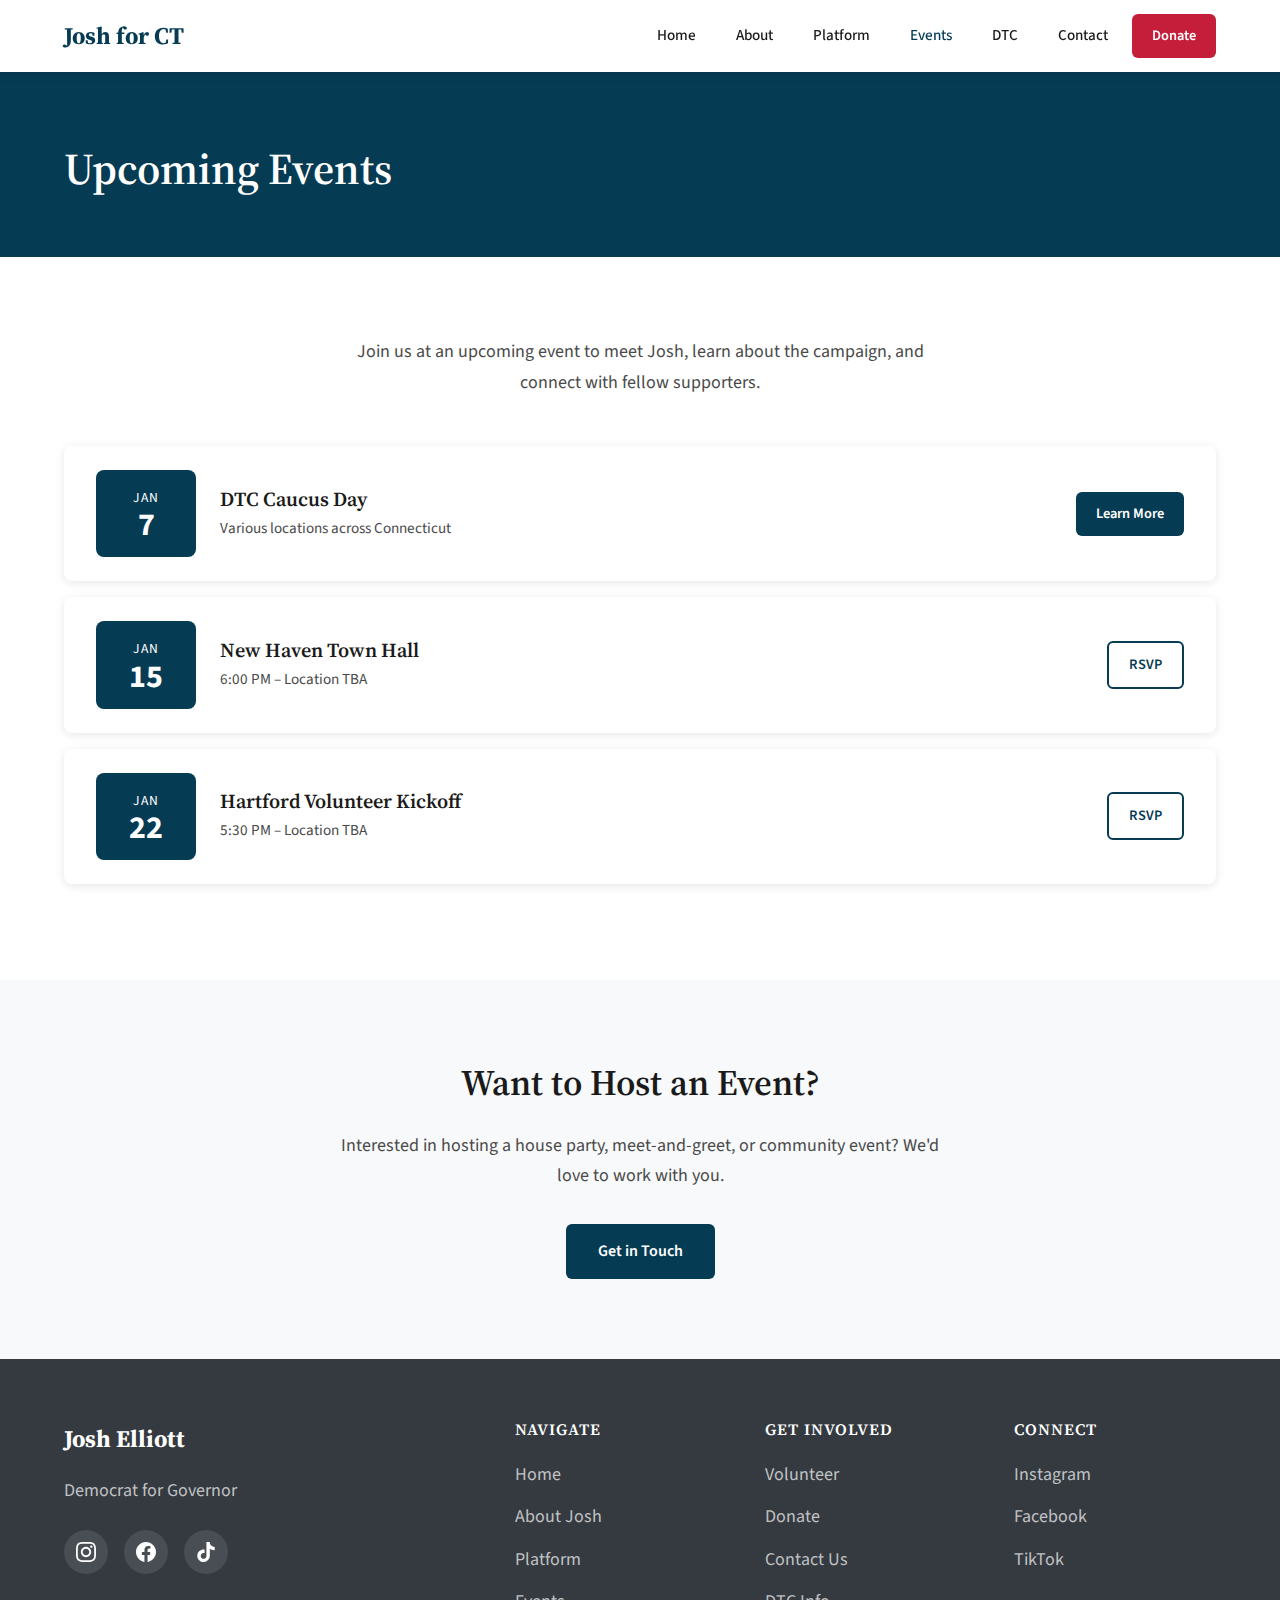
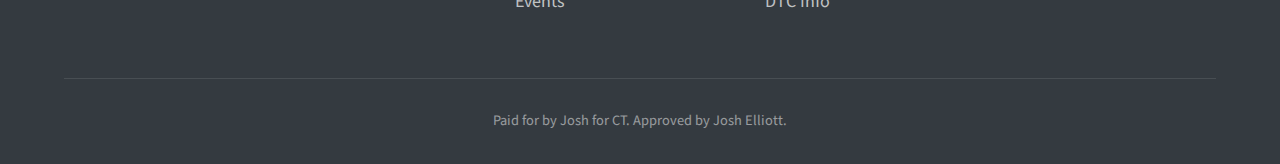
<file: events.html>
<!DOCTYPE html>
<html lang="en">
<head>
  <meta charset="UTF-8">
  <meta name="viewport" content="width=device-width, initial-scale=1.0">
  <meta name="description" content="Upcoming events for Josh Elliott's campaign for Governor of Connecticut.">
  <title>Events | Josh for CT</title>
  
  <!-- Fonts -->
  <link rel="preconnect" href="https://fonts.googleapis.com">
  <link rel="preconnect" href="https://fonts.gstatic.com" crossorigin>
  <link href="https://fonts.googleapis.com/css2?family=Source+Sans+3:wght@400;500;600;700&family=Source+Serif+4:wght@400;600;700&display=swap" rel="stylesheet">
  
  <!-- Styles -->
  <link rel="stylesheet" href="css/style.css">
  
  <!-- Favicon -->
  <link rel="icon" type="image/png" href="images/favicon.png">
</head>
<body>

  <!-- Header -->
  <header class="header">
    <div class="container header__inner">
      <a href="index.html" class="header__logo">Josh for CT</a>
      
      <nav class="nav" id="nav">
        <a href="index.html" class="nav__link">Home</a>
        <a href="about.html" class="nav__link">About</a>
        <a href="platform.html" class="nav__link">Platform</a>
        <a href="events.html" class="nav__link nav__link--active">Events</a>
        <a href="dtc.html" class="nav__link">DTC</a>
        <a href="contact.html" class="nav__link">Contact</a>
        <a href="https://secure.anedot.com/josh-for-ct/donate" class="btn btn--accent btn--sm">Donate</a>
      </nav>
      
      <button class="nav-toggle" id="nav-toggle" aria-label="Toggle navigation">
        <span class="nav-toggle__bar"></span>
        <span class="nav-toggle__bar"></span>
        <span class="nav-toggle__bar"></span>
      </button>
    </div>
  </header>

  <!-- Page Hero -->
  <section class="page-hero">
    <div class="container">
      <h1 class="page-hero__title">Upcoming Events</h1>
    </div>
  </section>

  <!-- Events List -->
  <section class="section">
    <div class="container">
      <p class="text-center mb-5" style="color: var(--text-light); max-width: 600px; margin-left: auto; margin-right: auto;">Join us at an upcoming event to meet Josh, learn about the campaign, and connect with fellow supporters.</p>
      
      <!-- Example Events - Update these as needed -->
      <div class="events-list">
        
        <!-- Event 1 -->
        <div class="event-card">
          <div class="event-card__date">
            <div class="event-card__month">JAN</div>
            <div class="event-card__day">7</div>
          </div>
          <div class="event-card__info">
            <h3 class="event-card__title">DTC Caucus Day</h3>
            <p class="event-card__meta">Various locations across Connecticut</p>
          </div>
          <div class="event-card__action">
            <a href="dtc.html" class="btn btn--primary btn--sm">Learn More</a>
          </div>
        </div>

        <!-- Event 2 -->
        <div class="event-card">
          <div class="event-card__date">
            <div class="event-card__month">JAN</div>
            <div class="event-card__day">15</div>
          </div>
          <div class="event-card__info">
            <h3 class="event-card__title">New Haven Town Hall</h3>
            <p class="event-card__meta">6:00 PM – Location TBA</p>
          </div>
          <div class="event-card__action">
            <a href="#" class="btn btn--outline btn--sm">RSVP</a>
          </div>
        </div>

        <!-- Event 3 -->
        <div class="event-card">
          <div class="event-card__date">
            <div class="event-card__month">JAN</div>
            <div class="event-card__day">22</div>
          </div>
          <div class="event-card__info">
            <h3 class="event-card__title">Hartford Volunteer Kickoff</h3>
            <p class="event-card__meta">5:30 PM – Location TBA</p>
          </div>
          <div class="event-card__action">
            <a href="#" class="btn btn--outline btn--sm">RSVP</a>
          </div>
        </div>

      </div>

      <!-- No Events Message (show this when there are no events) -->
      <!--
      <div class="text-center" style="padding: 60px 0;">
        <p style="color: var(--text-light); font-size: 1.1rem;">No upcoming events scheduled at this time. Check back soon!</p>
        <a href="index.html#join" class="btn btn--primary mt-4">Sign Up for Updates</a>
      </div>
      -->
    </div>
  </section>

  <!-- Host an Event CTA -->
  <section class="section section--alt">
    <div class="container text-center">
      <h2 class="mb-3">Want to Host an Event?</h2>
      <p class="mb-4" style="max-width: 600px; margin-left: auto; margin-right: auto; color: var(--text-light);">Interested in hosting a house party, meet-and-greet, or community event? We'd love to work with you.</p>
      <a href="contact.html" class="btn btn--primary">Get in Touch</a>
    </div>
  </section>

  <!-- Footer -->
  <footer class="footer">
    <div class="container">
      <div class="footer__grid">
        <div>
          <div class="footer__brand">Josh Elliott</div>
          <p class="footer__tagline">Democrat for Governor</p>
          <div class="footer__social">
            <a href="https://www.instagram.com/joshforct/" aria-label="Instagram">
              <svg width="20" height="20" fill="currentColor" viewBox="0 0 24 24"><path d="M12 2.163c3.204 0 3.584.012 4.85.07 3.252.148 4.771 1.691 4.919 4.919.058 1.265.069 1.645.069 4.849 0 3.205-.012 3.584-.069 4.849-.149 3.225-1.664 4.771-4.919 4.919-1.266.058-1.644.07-4.85.07-3.204 0-3.584-.012-4.849-.07-3.26-.149-4.771-1.699-4.919-4.92-.058-1.265-.07-1.644-.07-4.849 0-3.204.013-3.583.07-4.849.149-3.227 1.664-4.771 4.919-4.919 1.266-.057 1.645-.069 4.849-.069zm0-2.163c-3.259 0-3.667.014-4.947.072-4.358.2-6.78 2.618-6.98 6.98-.059 1.281-.073 1.689-.073 4.948 0 3.259.014 3.668.072 4.948.2 4.358 2.618 6.78 6.98 6.98 1.281.058 1.689.072 4.948.072 3.259 0 3.668-.014 4.948-.072 4.354-.2 6.782-2.618 6.979-6.98.059-1.28.073-1.689.073-4.948 0-3.259-.014-3.667-.072-4.947-.196-4.354-2.617-6.78-6.979-6.98-1.281-.059-1.69-.073-4.949-.073zm0 5.838c-3.403 0-6.162 2.759-6.162 6.162s2.759 6.163 6.162 6.163 6.162-2.759 6.162-6.163c0-3.403-2.759-6.162-6.162-6.162zm0 10.162c-2.209 0-4-1.79-4-4 0-2.209 1.791-4 4-4s4 1.791 4 4c0 2.21-1.791 4-4 4zm6.406-11.845c-.796 0-1.441.645-1.441 1.44s.645 1.44 1.441 1.44c.795 0 1.439-.645 1.439-1.44s-.644-1.44-1.439-1.44z"/></svg>
            </a>
            <a href="https://www.facebook.com/Josh4ct" aria-label="Facebook">
              <svg width="20" height="20" fill="currentColor" viewBox="0 0 24 24"><path d="M24 12.073c0-6.627-5.373-12-12-12s-12 5.373-12 12c0 5.99 4.388 10.954 10.125 11.854v-8.385H7.078v-3.47h3.047V9.43c0-3.007 1.792-4.669 4.533-4.669 1.312 0 2.686.235 2.686.235v2.953H15.83c-1.491 0-1.956.925-1.956 1.874v2.25h3.328l-.532 3.47h-2.796v8.385C19.612 23.027 24 18.062 24 12.073z"/></svg>
            </a>
            <a href="https://www.tiktok.com/@Joshuaelliott829" aria-label="TikTok">
              <svg width="20" height="20" fill="currentColor" viewBox="0 0 24 24"><path d="M12.525.02c1.31-.02 2.61-.01 3.91-.02.08 1.53.63 3.09 1.75 4.17 1.12 1.11 2.7 1.62 4.24 1.79v4.03c-1.44-.05-2.89-.35-4.2-.97-.57-.26-1.1-.59-1.62-.93-.01 2.92.01 5.84-.02 8.75-.08 1.4-.54 2.79-1.35 3.94-1.31 1.92-3.58 3.17-5.91 3.21-1.43.08-2.86-.31-4.08-1.03-2.02-1.19-3.44-3.37-3.65-5.71-.02-.5-.03-1-.01-1.49.18-1.9 1.12-3.72 2.58-4.96 1.66-1.44 3.98-2.13 6.15-1.72.02 1.48-.04 2.96-.04 4.44-.99-.32-2.15-.23-3.02.37-.63.41-1.11 1.04-1.36 1.75-.21.51-.15 1.07-.14 1.61.24 1.64 1.82 3.02 3.5 2.87 1.12-.01 2.19-.66 2.77-1.61.19-.33.4-.67.41-1.06.1-1.79.06-3.57.07-5.36.01-4.03-.01-8.05.02-12.07z"/></svg>
            </a>
          </div>
        </div>
        <div>
          <h4 class="footer__title">Navigate</h4>
          <ul class="footer__links">
            <li><a href="index.html">Home</a></li>
            <li><a href="about.html">About Josh</a></li>
            <li><a href="platform.html">Platform</a></li>
            <li><a href="events.html">Events</a></li>
          </ul>
        </div>
        <div>
          <h4 class="footer__title">Get Involved</h4>
          <ul class="footer__links">
            <li><a href="index.html#join">Volunteer</a></li>
            <li><a href="https://secure.anedot.com/josh-for-ct/donate">Donate</a></li>
            <li><a href="contact.html">Contact Us</a></li>
            <li><a href="dtc.html">DTC Info</a></li>
          </ul>
        </div>
        <div>
          <h4 class="footer__title">Connect</h4>
          <ul class="footer__links">
            <li><a href="https://www.instagram.com/joshforct/">Instagram</a></li>
            <li><a href="https://www.facebook.com/Josh4ct">Facebook</a></li>
            <li><a href="https://www.tiktok.com/@Joshuaelliott829">TikTok</a></li>
          </ul>
        </div>
      </div>
      <div class="footer__bottom">
        <p>Paid for by Josh for CT. Approved by Josh Elliott.</p>
      </div>
    </div>
  </footer>

  <!-- Mobile Nav Script -->
  <script>
    const navToggle = document.getElementById('nav-toggle');
    const nav = document.getElementById('nav');
    
    navToggle.addEventListener('click', () => {
      nav.classList.toggle('active');
    });
    
    document.querySelectorAll('.nav__link').forEach(link => {
      link.addEventListener('click', () => {
        nav.classList.remove('active');
      });
    });
  </script>

</body>
</html>
</file>
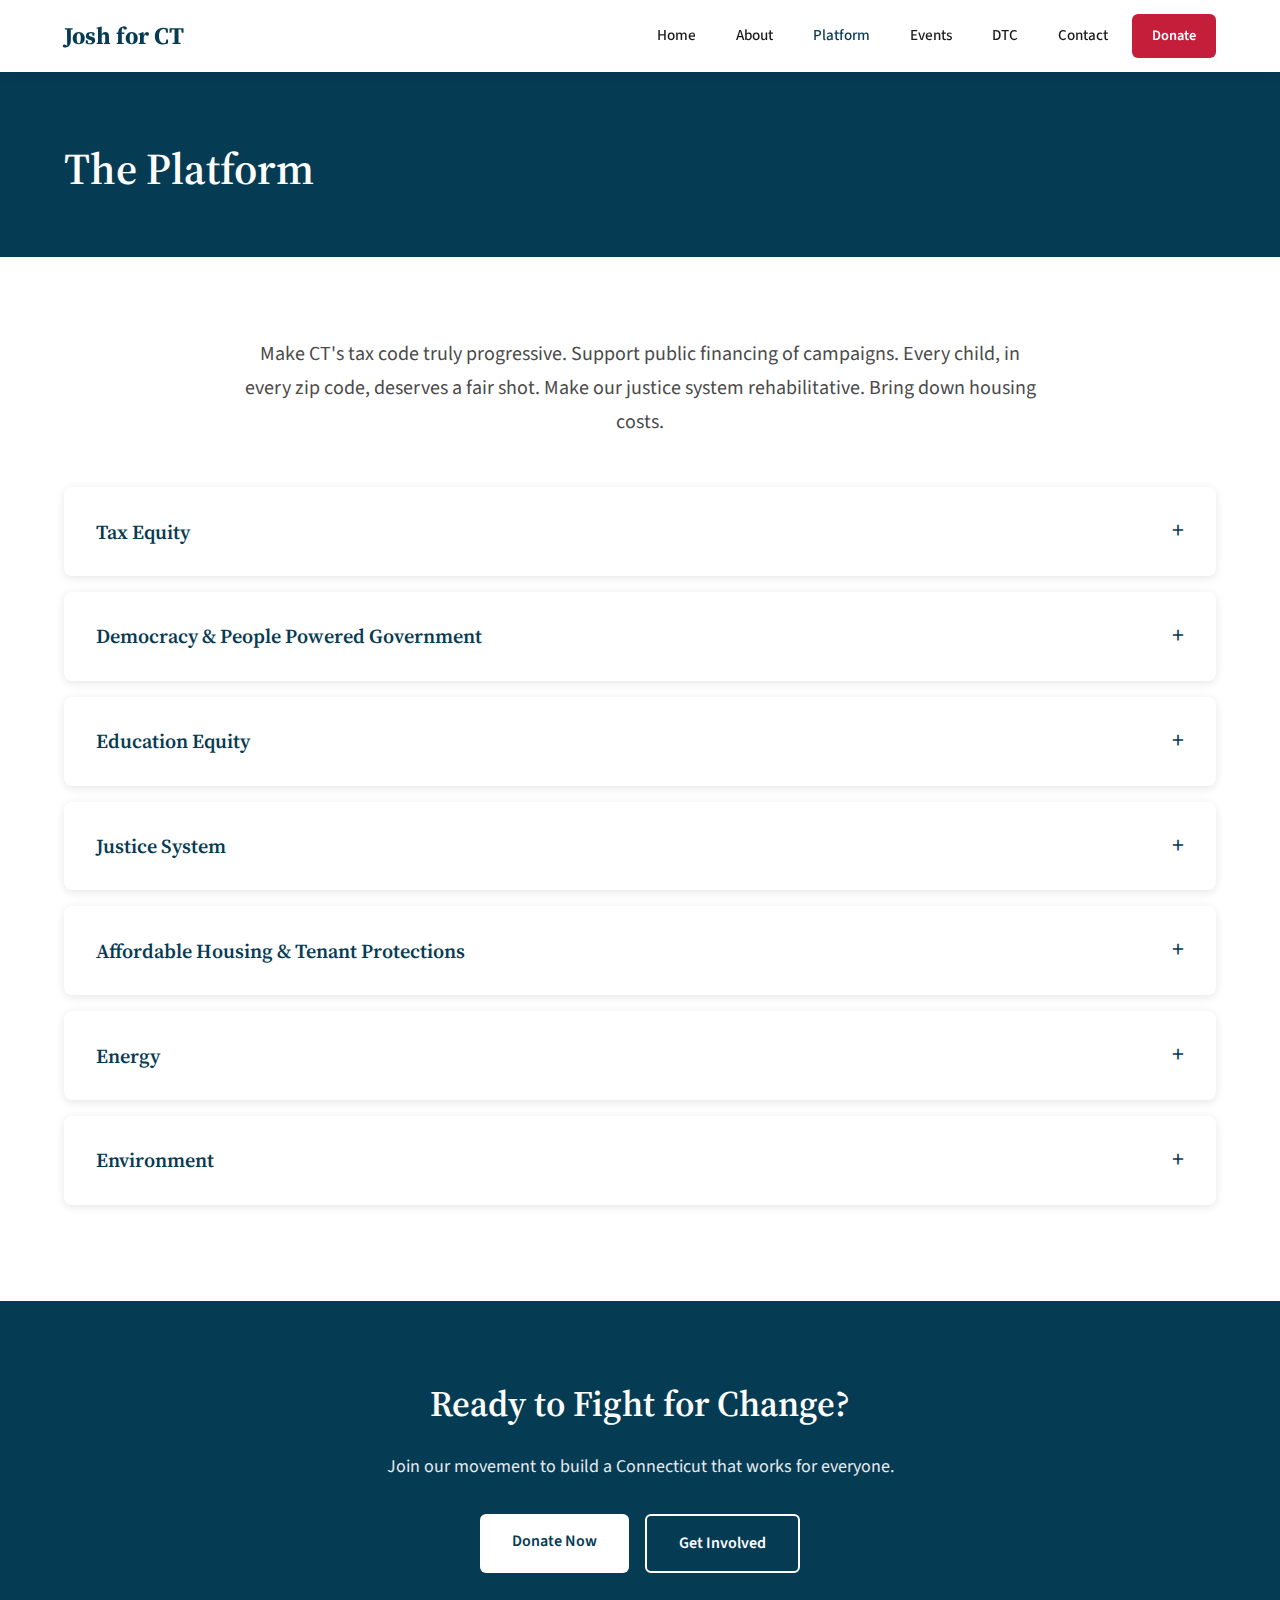
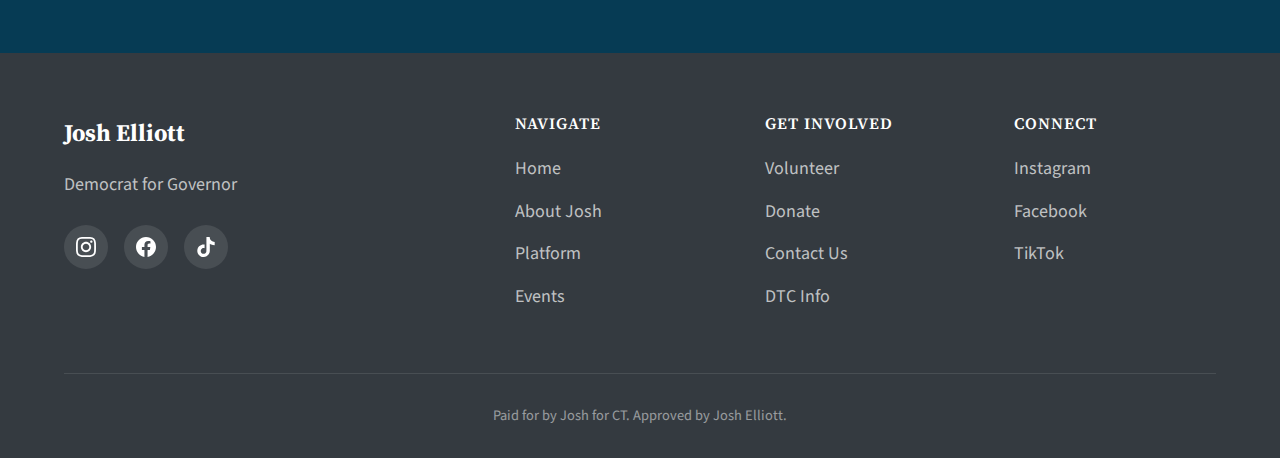
<file: platform.html>
<!DOCTYPE html>
<html lang="en">
<head>
  <meta charset="UTF-8">
  <meta name="viewport" content="width=device-width, initial-scale=1.0">
  <meta name="description" content="Josh Elliott's platform for Governor of Connecticut: Tax equity, affordable housing, education, justice reform, energy, and the environment.">
  <title>Platform | Josh for CT</title>
  
  <!-- Fonts -->
  <link rel="preconnect" href="https://fonts.googleapis.com">
  <link rel="preconnect" href="https://fonts.gstatic.com" crossorigin>
  <link href="https://fonts.googleapis.com/css2?family=Source+Sans+3:wght@400;500;600;700&family=Source+Serif+4:wght@400;600;700&display=swap" rel="stylesheet">
  
  <!-- Styles -->
  <link rel="stylesheet" href="css/style.css">
  
  <!-- Favicon -->
  <link rel="icon" type="image/png" href="images/favicon.png">
</head>
<body>

  <!-- Header -->
  <header class="header">
    <div class="container header__inner">
      <a href="index.html" class="header__logo">Josh for CT</a>
      
      <nav class="nav" id="nav">
        <a href="index.html" class="nav__link">Home</a>
        <a href="about.html" class="nav__link">About</a>
        <a href="platform.html" class="nav__link nav__link--active">Platform</a>
        <a href="events.html" class="nav__link">Events</a>
        <a href="dtc.html" class="nav__link">DTC</a>
        <a href="contact.html" class="nav__link">Contact</a>
        <a href="https://secure.anedot.com/josh-for-ct/donate" class="btn btn--accent btn--sm">Donate</a>
      </nav>
      
      <button class="nav-toggle" id="nav-toggle" aria-label="Toggle navigation">
        <span class="nav-toggle__bar"></span>
        <span class="nav-toggle__bar"></span>
        <span class="nav-toggle__bar"></span>
      </button>
    </div>
  </header>

  <!-- Page Hero -->
  <section class="page-hero">
    <div class="container">
      <h1 class="page-hero__title">The Platform</h1>
    </div>
  </section>

  <!-- Platform Intro -->
  <section class="section">
    <div class="container">
      <div class="text-center mb-5" style="max-width: 800px; margin-left: auto; margin-right: auto;">
        <p style="font-size: 1.25rem; color: var(--text-light);">Make CT's tax code truly progressive. Support public financing of campaigns. Every child, in every zip code, deserves a fair shot. Make our justice system rehabilitative. Bring down housing costs.</p>
      </div>

      <!-- Platform Items -->
      <div class="platform-items">
        
        <!-- Tax Equity -->
        <div class="platform-item">
          <div class="platform-item__header" onclick="togglePlatform(this)">
            <h3 class="platform-item__title">Tax Equity</h3>
            <span class="platform-item__icon">+</span>
          </div>
          <div class="platform-item__content">
            <div class="platform-item__body">
              <p>Connecticut's tax code is regressive. Working- and middle-class families pay more proportionally than the ultra-wealthy. Public services are underfunded, and municipalities rely too heavily on local property taxes.</p>
              <p><strong>The solutions:</strong></p>
              <ul>
                <li>Implement a progressive and fair tax structure that fairly taxes those earning over $1 million annually.</li>
                <li>Create a tax system in Connecticut fairer for all, especially working families.</li>
                <li>Modernize Connecticut's fiscal "guardrails" to allow for smart investments in infrastructure, education, and housing.</li>
                <li>Reduce reliance on local property taxes by increasing equitable state education funding.</li>
                <li>Implement a permanent, and fully refundable Child Tax Credit.</li>
              </ul>
            </div>
          </div>
        </div>

        <!-- Democracy -->
        <div class="platform-item">
          <div class="platform-item__header" onclick="togglePlatform(this)">
            <h3 class="platform-item__title">Democracy & People Powered Government</h3>
            <span class="platform-item__icon">+</span>
          </div>
          <div class="platform-item__content">
            <div class="platform-item__body">
              <p>Money shouldn't buy elections. A government that works for all starts with campaigns funded by all.</p>
              <p>Voter participation in Connecticut is low. Corporate interests disproportionately influence elections. Campaign finance reform has stalled at the state level. The current admin is not pushing back against the current Trump administration enough.</p>
              <p><strong>The solutions:</strong></p>
              <ul>
                <li>Support and expand Connecticut's Citizens' Election Program (CEP)</li>
                <li>Fight for ranked-choice voting and incarcerated voting rights.</li>
                <li>Ensure transparency, accessibility, and equity in voting systems.</li>
                <li>Stand up and push back against the Trump administration. We cannot hand over the keys to our democracy.</li>
              </ul>
            </div>
          </div>
        </div>

        <!-- Education -->
        <div class="platform-item">
          <div class="platform-item__header" onclick="togglePlatform(this)">
            <h3 class="platform-item__title">Education Equity</h3>
            <span class="platform-item__icon">+</span>
          </div>
          <div class="platform-item__content">
            <div class="platform-item__body">
              <p>Connecticut is among the best states in the nation for public education, but the worst in racial equality in education. Wealth-based disparities in school funding persist. Every child, in every zip code, deserves a fair shot.</p>
              <p><strong>The solutions:</strong></p>
              <ul>
                <li>End over-reliance on local property taxes to fund schools.</li>
                <li>Prioritize and fund special education and better address underserved school districts.</li>
                <li>Supports universal early childhood education access.</li>
                <li>Better funding and support for teachers and paras.</li>
              </ul>
            </div>
          </div>
        </div>

        <!-- Justice System -->
        <div class="platform-item">
          <div class="platform-item__header" onclick="togglePlatform(this)">
            <h3 class="platform-item__title">Justice System</h3>
            <span class="platform-item__icon">+</span>
          </div>
          <div class="platform-item__content">
            <div class="platform-item__body">
              <p>Ninety-five percent of people who are incarcerated will return to our communities, which means the smartest, safest approach is to invest in people while they're inside — not treat our prisons as warehouses for those with mental health needs or the unhoused. I led the effort to make telecommunications free for incarcerated people, and now we need to move toward a Nordic model focused on dignity, rehabilitation, and real opportunity. Safety comes from stability, support, and preparation — not punishment for punishment's sake.</p>
              <p><strong>The solutions:</strong></p>
              <ul>
                <li>Humane, rehabilitation-focused facilities</li>
                <li>Expanded mental health and substance-use treatment</li>
                <li>Supportive housing and reentry services starting months before release</li>
                <li>Increase the number of social service and mental health workers inside facilities</li>
                <li>Expand workforce training and certification programs for the incarcerated population</li>
                <li>Guarantee access to education, vocational programs, and digital literacy</li>
                <li>Support partnerships with employers committed to hiring returning citizens</li>
                <li>Increase access to evidence-based programming and restorative justice opportunities</li>
                <li>Fully staff all DOC positions</li>
                <li>Expand advanced training for correctional officers</li>
              </ul>
            </div>
          </div>
        </div>

        <!-- Housing -->
        <div class="platform-item">
          <div class="platform-item__header" onclick="togglePlatform(this)">
            <h3 class="platform-item__title">Affordable Housing & Tenant Protections</h3>
            <span class="platform-item__icon">+</span>
          </div>
          <div class="platform-item__content">
            <div class="platform-item__body">
              <p>Housing costs are outpacing income. Connecticut faces a shortage of affordable homes, while tenants lack basic protections.</p>
              <p><strong>The solutions:</strong></p>
              <ul>
                <li>Expand affordable housing statewide and increase funding for housing subsidies.</li>
                <li>Support statewide rent stabilization and stronger tenant protections, like Just Cause.</li>
                <li>Work with municipalities to overcome zoning obstacles and NIMBY resistance.</li>
              </ul>
            </div>
          </div>
        </div>

        <!-- Energy -->
        <div class="platform-item">
          <div class="platform-item__header" onclick="togglePlatform(this)">
            <h3 class="platform-item__title">Energy</h3>
            <span class="platform-item__icon">+</span>
          </div>
          <div class="platform-item__content">
            <div class="platform-item__body">
              <p>Connecticut families pay some of the highest energy costs in the country while the CEO of Eversource earns more than $19 million a year — over 100 times what a frontline lineman makes. It's time to rein in utility excess, give towns real options, and build an energy system rooted in renewables, resilience, and fairness.</p>
              <p><strong>The solutions:</strong></p>
              <ul>
                <li>Return utility profit margins to reasonable, historical levels</li>
                <li>Make it easier for towns to form or join municipal electric utilities</li>
                <li>Create state-backed financing tools for municipalities to buy distribution infrastructure</li>
                <li>End state support for natural gas expansion</li>
                <li>Adopt a binding transition plan off natural gas</li>
                <li>Expand rooftop and community solar with guaranteed interconnection timelines</li>
                <li>Make historic investments in undergrounding electric lines</li>
                <li>Expand microgrids for towns, schools, and critical facilities</li>
                <li>Accelerate heat pump adoption</li>
                <li>Tie CEO pay to frontline worker pay</li>
                <li>Ban ratepayer-funded executive bonuses</li>
              </ul>
            </div>
          </div>
        </div>

        <!-- Environment -->
        <div class="platform-item">
          <div class="platform-item__header" onclick="togglePlatform(this)">
            <h3 class="platform-item__title">Environment</h3>
            <span class="platform-item__icon">+</span>
          </div>
          <div class="platform-item__content">
            <div class="platform-item__body">
              <p>Connecticut faces rising sea levels, more frequent flooding, and extreme weather that threatens our communities, economy, and way of life. We need a governor who will treat climate change with the urgency it demands—not just setting targets, but actually delivering results. My administration will accelerate the transition to clean energy, invest in resilient infrastructure, and ensure that the communities hit hardest by pollution and environmental neglect are first in line for resources and relief.</p>
              <p><strong>The solutions:</strong></p>
              <ul>
                <li><strong>Environmental Justice First:</strong> Direct priority funding to environmental justice communities for brownfield cleanup, pollution reduction, and access to green spaces. Make Connecticut beaches publicly accessible and affordable for all families.</li>
                <li><strong>Accelerate Clean Energy:</strong> Streamline permitting and invest aggressively in offshore wind and solar to make Connecticut a national leader in renewable energy, create good-paying green jobs, and bring down energy costs long-term.</li>
                <li><strong>Fix Our Infrastructure Now:</strong> Provide direct state funding to municipalities struggling with unprecedented flooding, aging culverts, and overwhelmed sewer systems. Communities shouldn't have to wait for the next storm to get help.</li>
                <li><strong>Expand Public Transit and EV Access:</strong> Improve and expand affordable public transportation to reduce car dependence and traffic congestion. Electrify bus fleets—including school buses—to cut emissions in asthma hotspots. Build out statewide EV charging infrastructure with real incentives for families and businesses.</li>
                <li><strong>Invest in Natural Resilience:</strong> Protect and restore wetlands, coastlines, and urban green spaces that buffer communities against extreme weather and sequester carbon naturally, while preserving biodiversity for future generations.</li>
                <li><strong>Smart Land Use:</strong> Give municipalities standardized climate data and the tools they need to adopt climate-friendly development policies. Incentivize green infrastructure and emerging technologies.</li>
                <li><strong>Create a Connecticut Climate Corps:</strong> Launch a paid fellowship program placing young people with state agencies, academic institutions, and nonprofits to work on our most pressing climate challenges—building the next generation of environmental leaders while getting critical work done.</li>
              </ul>
            </div>
          </div>
        </div>

      </div>
    </div>
  </section>

  <!-- CTA Section -->
  <section class="section section--dark">
    <div class="container text-center">
      <h2 class="mb-3">Ready to Fight for Change?</h2>
      <p class="mb-4" style="max-width: 600px; margin-left: auto; margin-right: auto; opacity: 0.9;">Join our movement to build a Connecticut that works for everyone.</p>
      <div style="display: flex; gap: 16px; justify-content: center; flex-wrap: wrap;">
        <a href="https://secure.anedot.com/josh-for-ct/donate" class="btn btn--white">Donate Now</a>
        <a href="index.html#join" class="btn btn--outline" style="border-color: white; color: white;">Get Involved</a>
      </div>
    </div>
  </section>

  <!-- Footer -->
  <footer class="footer">
    <div class="container">
      <div class="footer__grid">
        <div>
          <div class="footer__brand">Josh Elliott</div>
          <p class="footer__tagline">Democrat for Governor</p>
          <div class="footer__social">
            <a href="https://www.instagram.com/joshforct/" aria-label="Instagram">
              <svg width="20" height="20" fill="currentColor" viewBox="0 0 24 24"><path d="M12 2.163c3.204 0 3.584.012 4.85.07 3.252.148 4.771 1.691 4.919 4.919.058 1.265.069 1.645.069 4.849 0 3.205-.012 3.584-.069 4.849-.149 3.225-1.664 4.771-4.919 4.919-1.266.058-1.644.07-4.85.07-3.204 0-3.584-.012-4.849-.07-3.26-.149-4.771-1.699-4.919-4.92-.058-1.265-.07-1.644-.07-4.849 0-3.204.013-3.583.07-4.849.149-3.227 1.664-4.771 4.919-4.919 1.266-.057 1.645-.069 4.849-.069zm0-2.163c-3.259 0-3.667.014-4.947.072-4.358.2-6.78 2.618-6.98 6.98-.059 1.281-.073 1.689-.073 4.948 0 3.259.014 3.668.072 4.948.2 4.358 2.618 6.78 6.98 6.98 1.281.058 1.689.072 4.948.072 3.259 0 3.668-.014 4.948-.072 4.354-.2 6.782-2.618 6.979-6.98.059-1.28.073-1.689.073-4.948 0-3.259-.014-3.667-.072-4.947-.196-4.354-2.617-6.78-6.979-6.98-1.281-.059-1.69-.073-4.949-.073zm0 5.838c-3.403 0-6.162 2.759-6.162 6.162s2.759 6.163 6.162 6.163 6.162-2.759 6.162-6.163c0-3.403-2.759-6.162-6.162-6.162zm0 10.162c-2.209 0-4-1.79-4-4 0-2.209 1.791-4 4-4s4 1.791 4 4c0 2.21-1.791 4-4 4zm6.406-11.845c-.796 0-1.441.645-1.441 1.44s.645 1.44 1.441 1.44c.795 0 1.439-.645 1.439-1.44s-.644-1.44-1.439-1.44z"/></svg>
            </a>
            <a href="https://www.facebook.com/Josh4ct" aria-label="Facebook">
              <svg width="20" height="20" fill="currentColor" viewBox="0 0 24 24"><path d="M24 12.073c0-6.627-5.373-12-12-12s-12 5.373-12 12c0 5.99 4.388 10.954 10.125 11.854v-8.385H7.078v-3.47h3.047V9.43c0-3.007 1.792-4.669 4.533-4.669 1.312 0 2.686.235 2.686.235v2.953H15.83c-1.491 0-1.956.925-1.956 1.874v2.25h3.328l-.532 3.47h-2.796v8.385C19.612 23.027 24 18.062 24 12.073z"/></svg>
            </a>
            <a href="https://www.tiktok.com/@Joshuaelliott829" aria-label="TikTok">
              <svg width="20" height="20" fill="currentColor" viewBox="0 0 24 24"><path d="M12.525.02c1.31-.02 2.61-.01 3.91-.02.08 1.53.63 3.09 1.75 4.17 1.12 1.11 2.7 1.62 4.24 1.79v4.03c-1.44-.05-2.89-.35-4.2-.97-.57-.26-1.1-.59-1.62-.93-.01 2.92.01 5.84-.02 8.75-.08 1.4-.54 2.79-1.35 3.94-1.31 1.92-3.58 3.17-5.91 3.21-1.43.08-2.86-.31-4.08-1.03-2.02-1.19-3.44-3.37-3.65-5.71-.02-.5-.03-1-.01-1.49.18-1.9 1.12-3.72 2.58-4.96 1.66-1.44 3.98-2.13 6.15-1.72.02 1.48-.04 2.96-.04 4.44-.99-.32-2.15-.23-3.02.37-.63.41-1.11 1.04-1.36 1.75-.21.51-.15 1.07-.14 1.61.24 1.64 1.82 3.02 3.5 2.87 1.12-.01 2.19-.66 2.77-1.61.19-.33.4-.67.41-1.06.1-1.79.06-3.57.07-5.36.01-4.03-.01-8.05.02-12.07z"/></svg>
            </a>
          </div>
        </div>
        <div>
          <h4 class="footer__title">Navigate</h4>
          <ul class="footer__links">
            <li><a href="index.html">Home</a></li>
            <li><a href="about.html">About Josh</a></li>
            <li><a href="platform.html">Platform</a></li>
            <li><a href="events.html">Events</a></li>
          </ul>
        </div>
        <div>
          <h4 class="footer__title">Get Involved</h4>
          <ul class="footer__links">
            <li><a href="index.html#join">Volunteer</a></li>
            <li><a href="https://secure.anedot.com/josh-for-ct/donate">Donate</a></li>
            <li><a href="contact.html">Contact Us</a></li>
            <li><a href="dtc.html">DTC Info</a></li>
          </ul>
        </div>
        <div>
          <h4 class="footer__title">Connect</h4>
          <ul class="footer__links">
            <li><a href="https://www.instagram.com/joshforct/">Instagram</a></li>
            <li><a href="https://www.facebook.com/Josh4ct">Facebook</a></li>
            <li><a href="https://www.tiktok.com/@Joshuaelliott829">TikTok</a></li>
          </ul>
        </div>
      </div>
      <div class="footer__bottom">
        <p>Paid for by Josh for CT. Approved by Josh Elliott.</p>
      </div>
    </div>
  </footer>

  <!-- Scripts -->
  <script>
    // Mobile nav toggle
    const navToggle = document.getElementById('nav-toggle');
    const nav = document.getElementById('nav');
    
    navToggle.addEventListener('click', () => {
      nav.classList.toggle('active');
    });
    
    document.querySelectorAll('.nav__link').forEach(link => {
      link.addEventListener('click', () => {
        nav.classList.remove('active');
      });
    });
    
    // Platform accordion
    function togglePlatform(header) {
      const item = header.parentElement;
      const wasActive = item.classList.contains('active');
      
      // Close all items
      document.querySelectorAll('.platform-item').forEach(el => {
        el.classList.remove('active');
      });
      
      // Open clicked item if it wasn't already open
      if (!wasActive) {
        item.classList.add('active');
      }
    }
  </script>

</body>
</html>
</file>
<file: css/style.css>
/* ===================================
   Josh for CT - Campaign Website
   =================================== */

/* CSS Variables */
:root {
  --primary: #063b54;
  --primary-dark: #042a3d;
  --primary-light: #0a5a7c;
  --accent: #c41e3a;
  --accent-hover: #a01830;
  --white: #ffffff;
  --off-white: #f8f9fa;
  --light-gray: #e9ecef;
  --medium-gray: #6c757d;
  --dark-gray: #343a40;
  --text: #1a1a1a;
  --text-light: #4a4a4a;
  --shadow: 0 2px 10px rgba(0,0,0,0.1);
  --shadow-lg: 0 4px 20px rgba(0,0,0,0.15);
  --transition: all 0.3s ease;
  --font-display: 'Source Serif 4', Georgia, serif;
  --font-body: 'Source Sans 3', -apple-system, BlinkMacSystemFont, sans-serif;
  --max-width: 1200px;
}

/* Reset & Base */
*, *::before, *::after {
  box-sizing: border-box;
  margin: 0;
  padding: 0;
}

html {
  scroll-behavior: smooth;
}

body {
  font-family: var(--font-body);
  font-size: 18px;
  line-height: 1.7;
  color: var(--text);
  background: var(--white);
}

img {
  max-width: 100%;
  height: auto;
  display: block;
}

a {
  color: var(--primary);
  text-decoration: none;
  transition: var(--transition);
}

a:hover {
  color: var(--primary-light);
}

/* Typography */
h1, h2, h3, h4, h5, h6 {
  font-family: var(--font-display);
  font-weight: 600;
  line-height: 1.3;
  color: var(--text);
}

h1 { font-size: 3rem; }
h2 { font-size: 2.25rem; }
h3 { font-size: 1.75rem; }
h4 { font-size: 1.35rem; }

p { margin-bottom: 1.25rem; }
p:last-child { margin-bottom: 0; }

/* Layout */
.container {
  width: 100%;
  max-width: var(--max-width);
  margin: 0 auto;
  padding: 0 24px;
}

.section {
  padding: 80px 0;
}

.section--alt {
  background: var(--off-white);
}

.section--dark {
  background: var(--primary);
  color: var(--white);
}

.section--dark h2,
.section--dark h3 {
  color: var(--white);
}

/* Header */
.header {
  position: fixed;
  top: 0;
  left: 0;
  right: 0;
  background: var(--white);
  box-shadow: var(--shadow);
  z-index: 1000;
}

.header__inner {
  display: flex;
  justify-content: space-between;
  align-items: center;
  height: 72px;
}

.header__logo {
  font-family: var(--font-display);
  font-size: 1.5rem;
  font-weight: 700;
  color: var(--primary);
  text-decoration: none;
}

.header__logo:hover {
  color: var(--primary-light);
}

.nav {
  display: flex;
  align-items: center;
  gap: 8px;
}

.nav__link {
  padding: 8px 16px;
  font-size: 0.95rem;
  font-weight: 500;
  color: var(--text);
  text-decoration: none;
  border-radius: 4px;
  transition: var(--transition);
}

.nav__link:hover {
  color: var(--primary);
  background: var(--off-white);
}

.nav__link--active {
  color: var(--primary);
}

/* Mobile Nav Toggle */
.nav-toggle {
  display: none;
  background: none;
  border: none;
  cursor: pointer;
  padding: 8px;
}

.nav-toggle__bar {
  display: block;
  width: 24px;
  height: 2px;
  background: var(--text);
  margin: 5px 0;
  transition: var(--transition);
}

/* Buttons */
.btn {
  display: inline-block;
  padding: 14px 32px;
  font-family: var(--font-body);
  font-size: 1rem;
  font-weight: 600;
  text-decoration: none;
  border: none;
  border-radius: 6px;
  cursor: pointer;
  transition: var(--transition);
}

.btn--primary {
  background: var(--primary);
  color: var(--white);
}

.btn--primary:hover {
  background: var(--primary-dark);
  color: var(--white);
  transform: translateY(-2px);
  box-shadow: var(--shadow-lg);
}

.btn--accent {
  background: var(--accent);
  color: var(--white);
}

.btn--accent:hover {
  background: var(--accent-hover);
  color: var(--white);
  transform: translateY(-2px);
  box-shadow: var(--shadow-lg);
}

.btn--outline {
  background: transparent;
  color: var(--primary);
  border: 2px solid var(--primary);
}

.btn--outline:hover {
  background: var(--primary);
  color: var(--white);
}

.btn--white {
  background: var(--white);
  color: var(--primary);
}

.btn--white:hover {
  background: var(--off-white);
  color: var(--primary);
  transform: translateY(-2px);
}

.btn--sm {
  padding: 10px 20px;
  font-size: 0.9rem;
}

/* Hero Section */
.hero {
  padding: 140px 0 100px;
  background: linear-gradient(135deg, var(--primary) 0%, var(--primary-dark) 100%);
  color: var(--white);
  min-height: 80vh;
  display: flex;
  align-items: center;
}

.hero__content {
  max-width: 700px;
}

.hero__tagline {
  font-size: 1.1rem;
  font-weight: 500;
  text-transform: uppercase;
  letter-spacing: 2px;
  margin-bottom: 16px;
  opacity: 0.9;
}

.hero__title {
  font-size: 3.5rem;
  font-weight: 700;
  line-height: 1.15;
  margin-bottom: 24px;
  color: var(--white);
}

.hero__subtitle {
  font-size: 1.35rem;
  line-height: 1.6;
  margin-bottom: 36px;
  opacity: 0.95;
}

.hero__buttons {
  display: flex;
  gap: 16px;
  flex-wrap: wrap;
}

/* Page Hero (smaller, for inner pages) */
.page-hero {
  padding: 140px 0 60px;
  background: var(--primary);
  color: var(--white);
}

.page-hero__title {
  font-size: 2.75rem;
  color: var(--white);
}

/* Card Grid */
.card-grid {
  display: grid;
  grid-template-columns: repeat(auto-fit, minmax(300px, 1fr));
  gap: 32px;
}

.card {
  background: var(--white);
  border-radius: 8px;
  padding: 32px;
  box-shadow: var(--shadow);
  transition: var(--transition);
}

.card:hover {
  transform: translateY(-4px);
  box-shadow: var(--shadow-lg);
}

.card__title {
  font-size: 1.35rem;
  margin-bottom: 12px;
  color: var(--primary);
}

.card__text {
  color: var(--text-light);
}

/* Platform/Accordion */
.platform-item {
  background: var(--white);
  border-radius: 8px;
  margin-bottom: 16px;
  box-shadow: var(--shadow);
  overflow: hidden;
}

.platform-item__header {
  padding: 24px 32px;
  cursor: pointer;
  display: flex;
  justify-content: space-between;
  align-items: center;
  transition: var(--transition);
}

.platform-item__header:hover {
  background: var(--off-white);
}

.platform-item__title {
  font-size: 1.25rem;
  margin: 0;
  color: var(--primary);
}

.platform-item__icon {
  font-size: 1.5rem;
  color: var(--primary);
  transition: var(--transition);
}

.platform-item.active .platform-item__icon {
  transform: rotate(45deg);
}

.platform-item__content {
  max-height: 0;
  overflow: hidden;
  transition: max-height 0.4s ease;
}

.platform-item.active .platform-item__content {
  max-height: 2000px;
}

.platform-item__body {
  padding: 0 32px 32px;
  color: var(--text-light);
}

.platform-item__body ul {
  margin: 16px 0 0 20px;
}

.platform-item__body li {
  margin-bottom: 8px;
}

/* Forms */
.form {
  max-width: 600px;
}

.form--centered {
  margin: 0 auto;
}

.form__row {
  display: grid;
  grid-template-columns: 1fr 1fr;
  gap: 16px;
}

.form__group {
  margin-bottom: 20px;
}

.form__label {
  display: block;
  font-weight: 500;
  margin-bottom: 6px;
  color: var(--text);
}

.form__input,
.form__textarea,
.form__select {
  width: 100%;
  padding: 14px 16px;
  font-family: var(--font-body);
  font-size: 1rem;
  border: 2px solid var(--light-gray);
  border-radius: 6px;
  transition: var(--transition);
  background: var(--white);
}

.form__input:focus,
.form__textarea:focus,
.form__select:focus {
  outline: none;
  border-color: var(--primary);
}

.form__textarea {
  min-height: 150px;
  resize: vertical;
}

.form__checkbox-group {
  display: flex;
  align-items: flex-start;
  gap: 10px;
}

.form__checkbox {
  margin-top: 4px;
}

/* Signup Box */
.signup-box {
  background: var(--off-white);
  border-radius: 12px;
  padding: 48px;
  text-align: center;
}

.signup-box__title {
  margin-bottom: 12px;
}

.signup-box__text {
  color: var(--text-light);
  margin-bottom: 32px;
}

.signup-box .form {
  text-align: left;
}

/* About Content */
.about-content {
  display: grid;
  grid-template-columns: 1fr 1.5fr;
  gap: 60px;
  align-items: start;
}

.about-image {
  border-radius: 8px;
  box-shadow: var(--shadow-lg);
}

.about-text h3 {
  margin: 32px 0 16px;
  color: var(--primary);
}

.about-text h3:first-child {
  margin-top: 0;
}

/* Events */
.event-card {
  display: grid;
  grid-template-columns: 100px 1fr auto;
  gap: 24px;
  align-items: center;
  background: var(--white);
  border-radius: 8px;
  padding: 24px 32px;
  margin-bottom: 16px;
  box-shadow: var(--shadow);
}

.event-card__date {
  text-align: center;
  padding: 16px;
  background: var(--primary);
  color: var(--white);
  border-radius: 8px;
}

.event-card__month {
  font-size: 0.85rem;
  text-transform: uppercase;
  letter-spacing: 1px;
}

.event-card__day {
  font-size: 2rem;
  font-weight: 700;
  line-height: 1;
}

.event-card__title {
  font-size: 1.25rem;
  margin-bottom: 4px;
}

.event-card__meta {
  color: var(--text-light);
  font-size: 0.95rem;
}

/* Footer */
.footer {
  background: var(--dark-gray);
  color: var(--white);
  padding: 60px 0 30px;
}

.footer__grid {
  display: grid;
  grid-template-columns: 2fr 1fr 1fr 1fr;
  gap: 48px;
  margin-bottom: 48px;
}

.footer__brand {
  font-family: var(--font-display);
  font-size: 1.5rem;
  font-weight: 700;
  margin-bottom: 16px;
}

.footer__tagline {
  color: rgba(255,255,255,0.7);
  margin-bottom: 24px;
}

.footer__title {
  font-size: 1rem;
  font-weight: 600;
  text-transform: uppercase;
  letter-spacing: 1px;
  margin-bottom: 20px;
  color: var(--white);
}

.footer__links {
  list-style: none;
}

.footer__links li {
  margin-bottom: 12px;
}

.footer__links a {
  color: rgba(255,255,255,0.7);
  transition: var(--transition);
}

.footer__links a:hover {
  color: var(--white);
}

.footer__social {
  display: flex;
  gap: 16px;
}

.footer__social a {
  display: flex;
  align-items: center;
  justify-content: center;
  width: 44px;
  height: 44px;
  background: rgba(255,255,255,0.1);
  border-radius: 50%;
  color: var(--white);
  transition: var(--transition);
}

.footer__social a:hover {
  background: var(--primary);
}

.footer__bottom {
  padding-top: 30px;
  border-top: 1px solid rgba(255,255,255,0.1);
  text-align: center;
  color: rgba(255,255,255,0.5);
  font-size: 0.9rem;
}

/* Utilities */
.text-center { text-align: center; }
.text-left { text-align: left; }
.mb-0 { margin-bottom: 0; }
.mb-1 { margin-bottom: 8px; }
.mb-2 { margin-bottom: 16px; }
.mb-3 { margin-bottom: 24px; }
.mb-4 { margin-bottom: 32px; }
.mb-5 { margin-bottom: 48px; }
.mt-4 { margin-top: 32px; }

/* Responsive */
@media (max-width: 992px) {
  .footer__grid {
    grid-template-columns: 1fr 1fr;
  }
  
  .about-content {
    grid-template-columns: 1fr;
  }
  
  .about-image {
    max-width: 400px;
  }
}

@media (max-width: 768px) {
  body { font-size: 16px; }
  
  h1 { font-size: 2.25rem; }
  h2 { font-size: 1.75rem; }
  h3 { font-size: 1.35rem; }
  
  .section { padding: 60px 0; }
  
  .header__inner { height: 64px; }
  
  .nav {
    display: none;
    position: absolute;
    top: 64px;
    left: 0;
    right: 0;
    background: var(--white);
    flex-direction: column;
    padding: 16px;
    box-shadow: var(--shadow);
  }
  
  .nav.active {
    display: flex;
  }
  
  .nav__link {
    width: 100%;
    padding: 12px 16px;
  }
  
  .nav-toggle {
    display: block;
  }
  
  .hero {
    padding: 120px 0 80px;
    min-height: auto;
  }
  
  .hero__title {
    font-size: 2.5rem;
  }
  
  .hero__subtitle {
    font-size: 1.15rem;
  }
  
  .hero__buttons {
    flex-direction: column;
  }
  
  .page-hero {
    padding: 120px 0 50px;
  }
  
  .page-hero__title {
    font-size: 2rem;
  }
  
  .form__row {
    grid-template-columns: 1fr;
  }
  
  .event-card {
    grid-template-columns: 1fr;
    text-align: center;
  }
  
  .event-card__date {
    justify-self: center;
    width: 100px;
  }
  
  .footer__grid {
    grid-template-columns: 1fr;
    gap: 32px;
  }
  
  .signup-box {
    padding: 32px 24px;
  }
  
  .platform-item__header {
    padding: 20px 24px;
  }
  
  .platform-item__body {
    padding: 0 24px 24px;
  }
}
</file>
